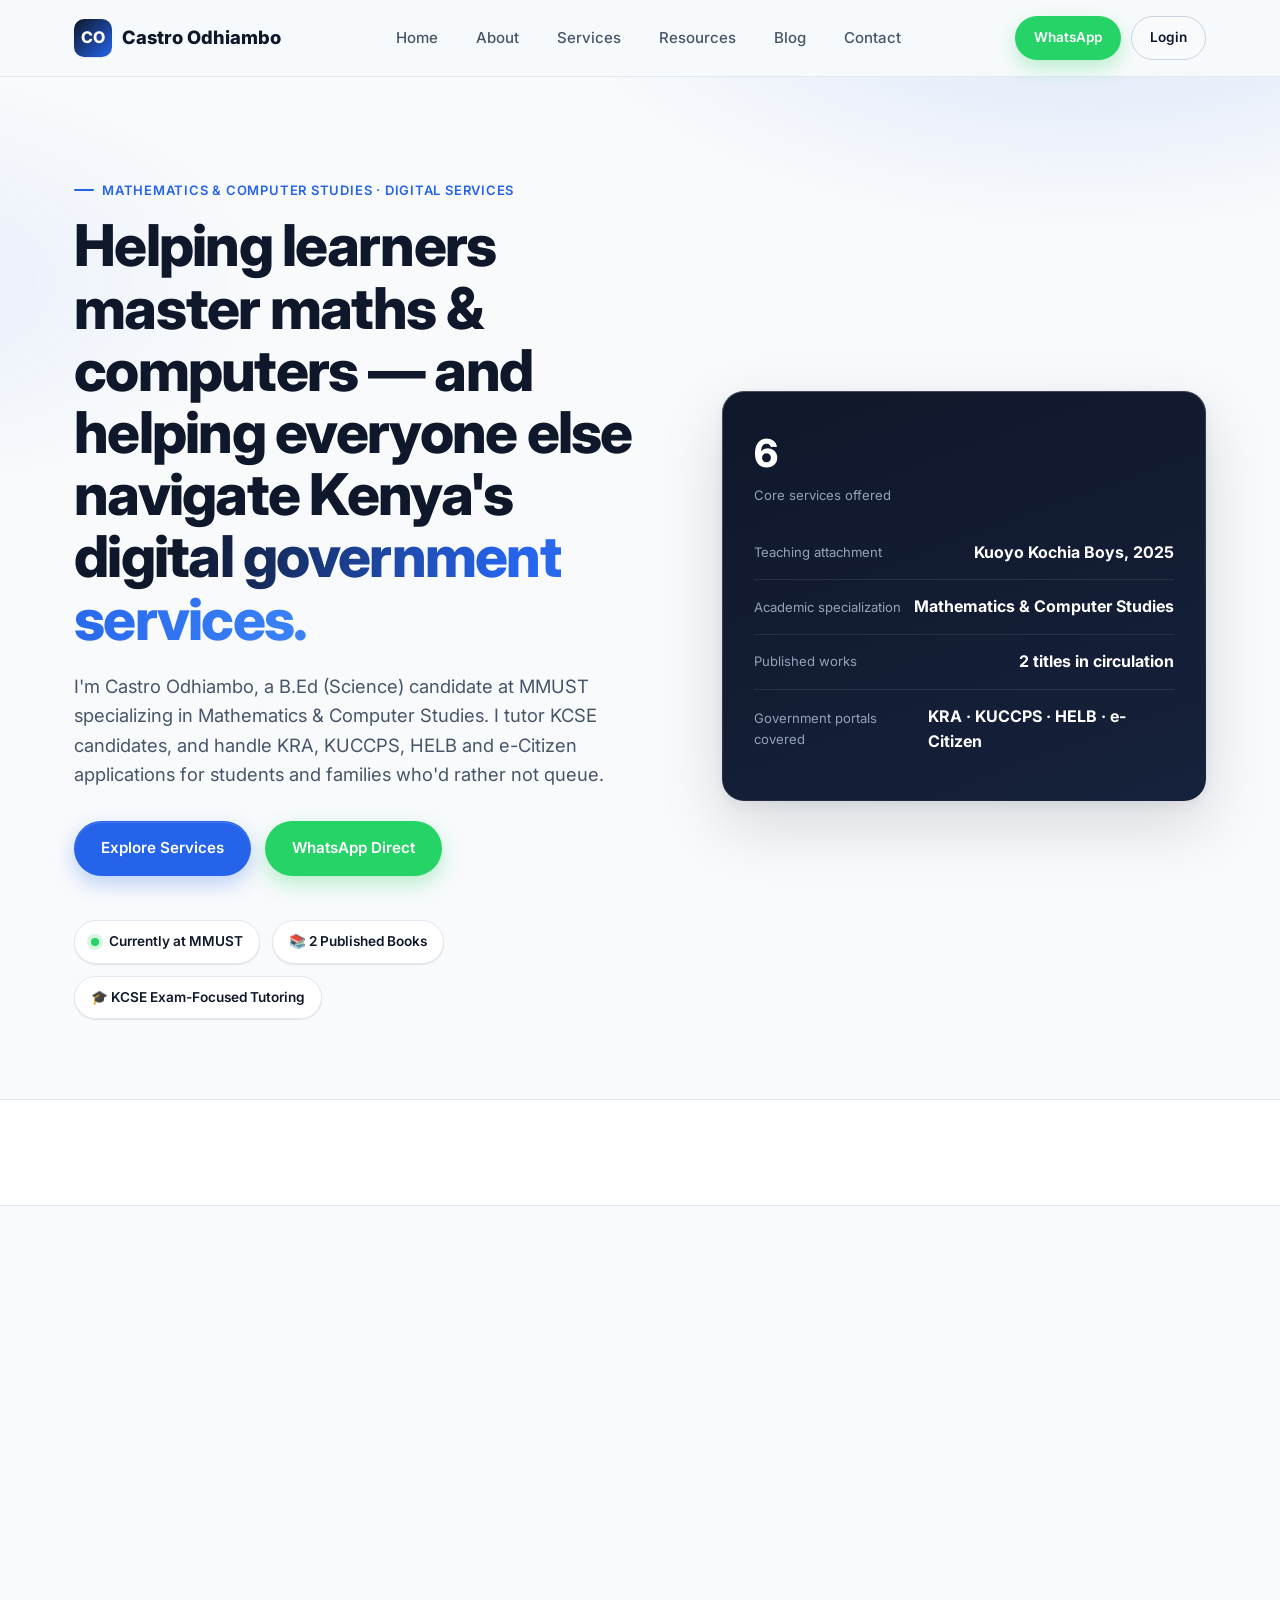
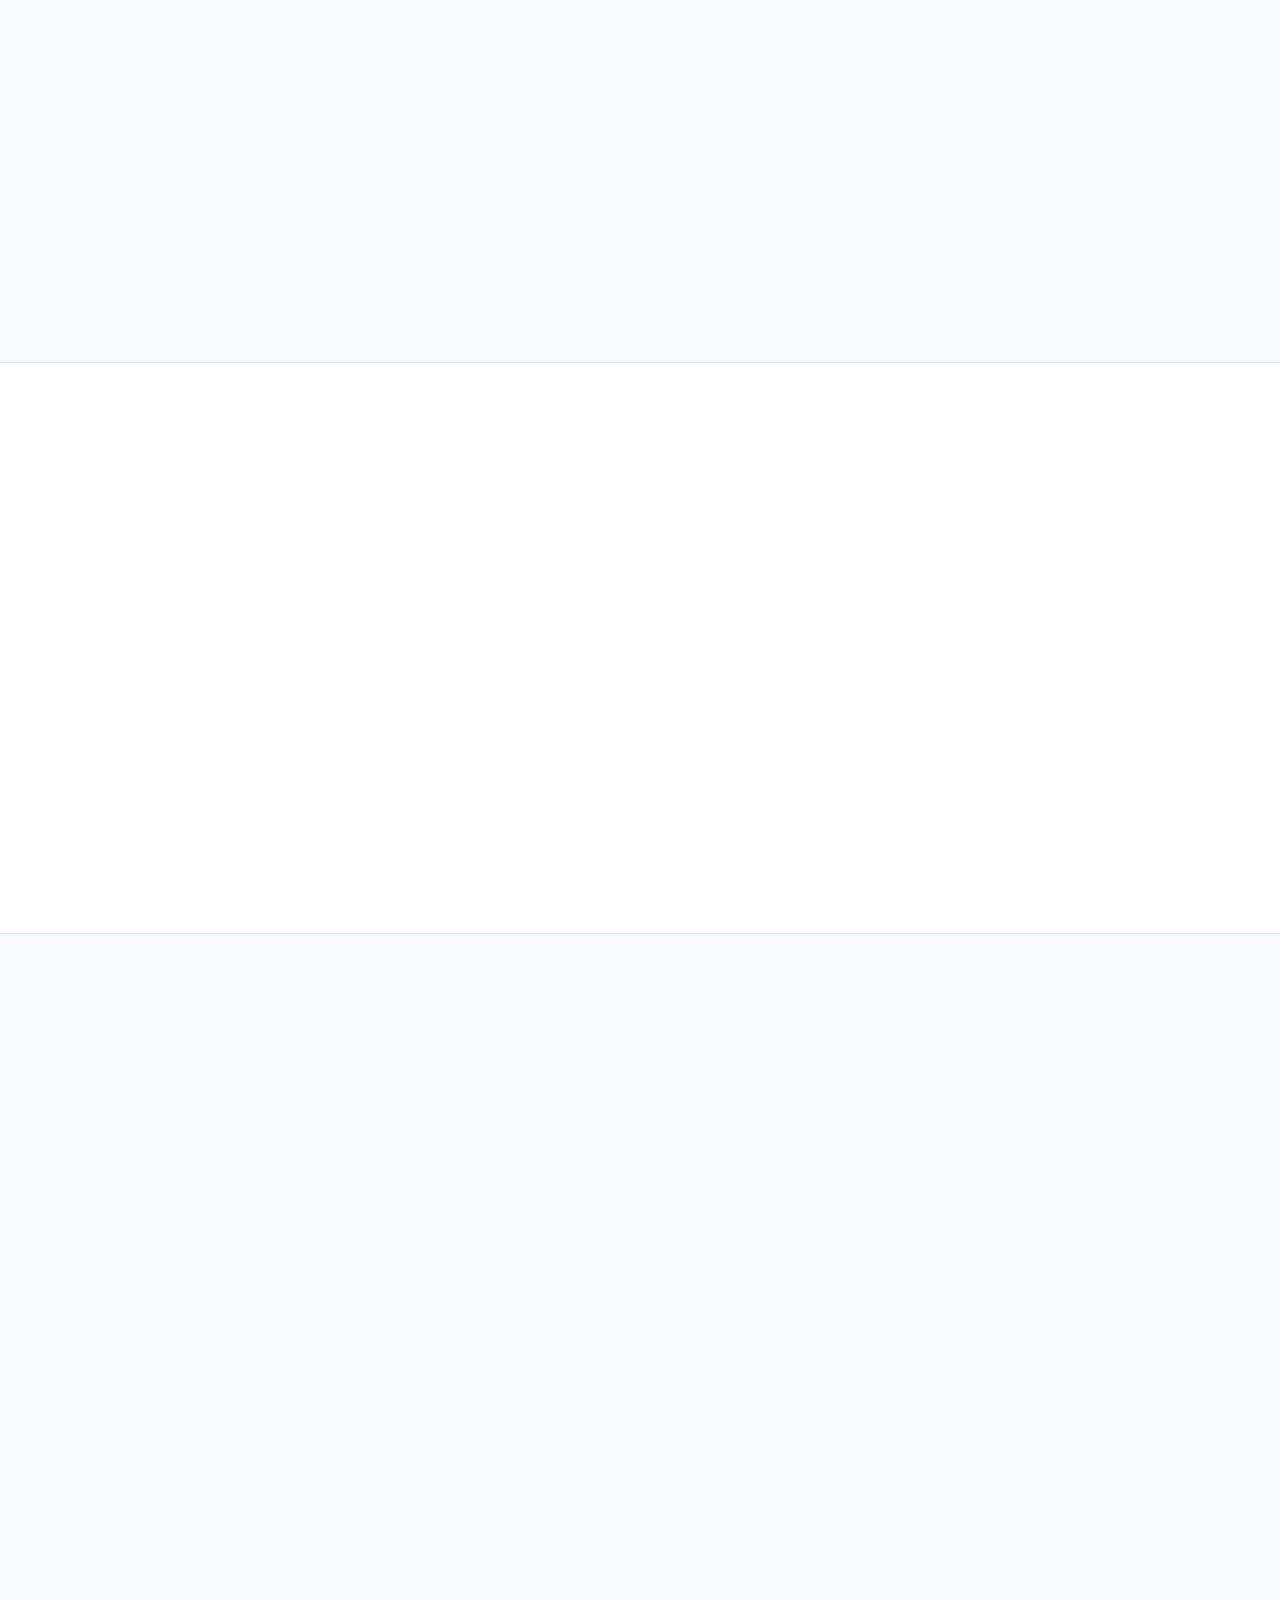
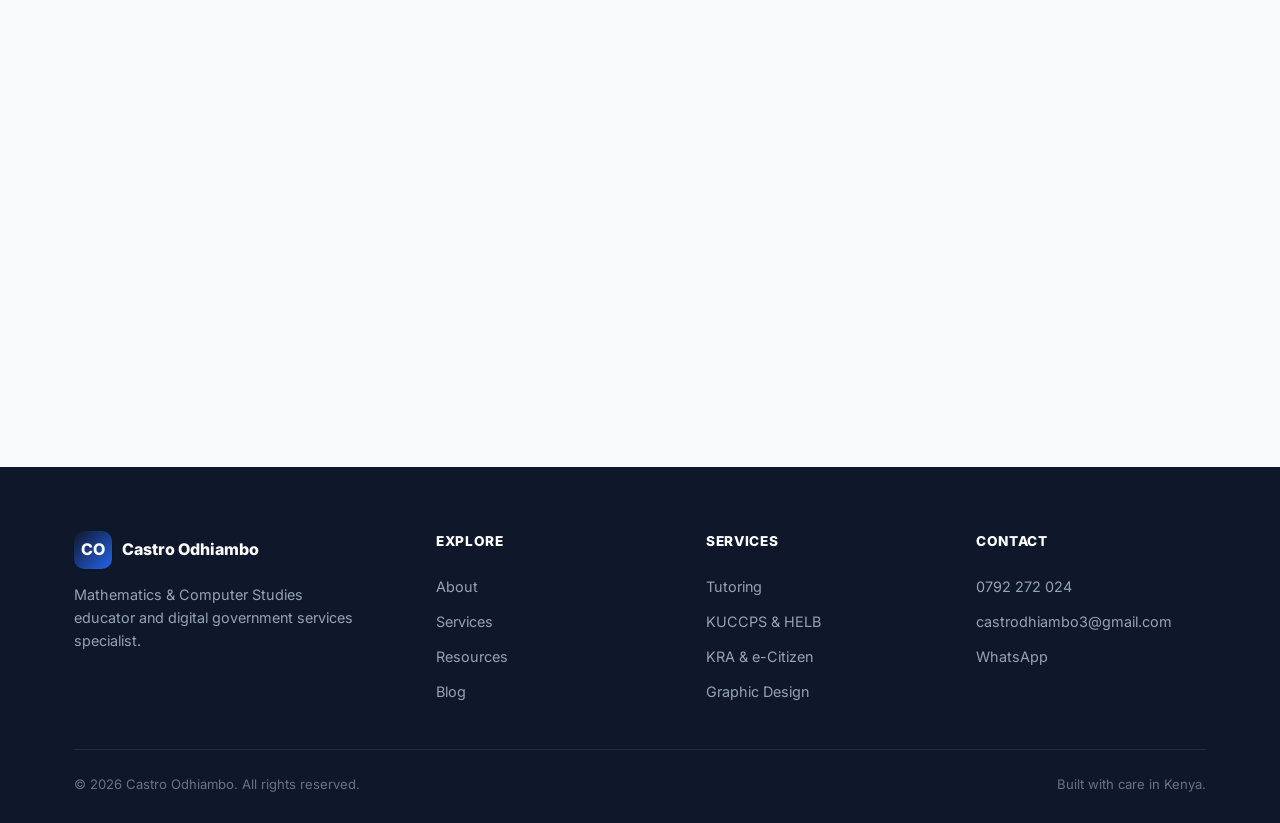
<file: index.html>
<!DOCTYPE html>
<html lang="en">
<head>
<meta charset="UTF-8">
<meta name="viewport" content="width=device-width, initial-scale=1.0">
<title>Castro Odhiambo — Mathematics, Computer Studies &amp; Digital Services</title>
<meta name="description" content="Castro Odhiambo — Mathematics &amp; Computer Studies educator and digital services specialist. KRA, KUCCPS, HELB, e-Citizen services, tutoring and design, based in Kenya.">
<link rel="icon" href="data:image/svg+xml,<svg xmlns=%22http://www.w3.org/2000/svg%22 viewBox=%220 0 100 100%22><rect width=%22100%22 height=%22100%22 rx=%2222%22 fill=%22%230F172A%22/><text x=%2250%22 y=%2266%22 font-size=%2250%22 font-family=%22Arial%22 font-weight=%22800%22 fill=%22white%22 text-anchor=%22middle%22>C</text></svg>">
<link rel="preconnect" href="https://fonts.googleapis.com">
<link rel="preconnect" href="https://fonts.gstatic.com" crossorigin>
<link href="https://fonts.googleapis.com/css2?family=Inter:wght@300;400;500;600;700;800&display=swap" rel="stylesheet">
<link rel="stylesheet" href="style.css">
<link rel="canonical" href="https://www.castroodhiambo.co.ke/">
<meta name="robots" content="index, follow">
<meta name="author" content="Castro Odhiambo">
<meta name="keywords" content="Castro Odhiambo, KCSE Mathematics tutor, Computer Studies tutor Kenya, KUCCPS application help, HELB loan application, KRA PIN registration, e-Citizen services Kenya, digital literacy Kenya, ICT practical guide">

<meta property="og:type" content="website">
<meta property="og:site_name" content="Castro Odhiambo">
<meta property="og:title" content="Castro Odhiambo — Mathematics, Computer Studies &amp; Digital Services">
<meta property="og:description" content="Castro Odhiambo — Mathematics &amp; Computer Studies educator and digital services specialist. KRA, KUCCPS, HELB, e-Citizen services, tutoring and design, based in Kenya.">
<meta property="og:url" content="https://www.castroodhiambo.co.ke/">
<meta property="og:image" content="https://www.castroodhiambo.co.ke/assets/og-image.jpg">
<meta property="og:image:width" content="1200">
<meta property="og:image:height" content="630">
<meta property="og:locale" content="en_KE">

<meta name="twitter:card" content="summary_large_image">
<meta name="twitter:title" content="Castro Odhiambo — Mathematics, Computer Studies &amp; Digital Services">
<meta name="twitter:description" content="Castro Odhiambo — Mathematics &amp; Computer Studies educator and digital services specialist. KRA, KUCCPS, HELB, e-Citizen services, tutoring and design, based in Kenya.">
<meta name="twitter:image" content="https://www.castroodhiambo.co.ke/assets/og-image.jpg">

<script type="application/ld+json">{"@context": "https://schema.org", "@type": "Person", "name": "Castro Odhiambo", "url": "https://www.castroodhiambo.co.ke/", "jobTitle": "Mathematics & Computer Studies Educator, Digital Services Specialist", "description": "Mathematics & Computer Studies educator and digital government services specialist based in Kenya, author of two published ICT/digital-literacy titles.", "email": "mailto:castrodhiambo3@gmail.com", "telephone": "+254792272024", "worksFor": {"@type": "EducationalOrganization", "name": "Masinde Muliro University of Science and Technology (MMUST)"}, "knowsAbout": ["Mathematics Education", "Computer Studies", "KCSE Exam Preparation", "KRA PIN Registration", "KUCCPS Placement", "HELB Loan Applications", "e-Citizen Services", "Digital Literacy"], "address": {"@type": "PostalAddress", "addressCountry": "KE"}}</script>
<script type="application/ld+json">{"@context": "https://schema.org", "@type": "WebSite", "name": "Castro Odhiambo", "url": "https://www.castroodhiambo.co.ke/"}</script>
</head>
<body>
<a href="#main" class="skip-link">Skip to content</a>

<header class="navbar">
  <div class="container">
    <a href="index.html" class="brand">
      <span class="brand__mark">CO</span>
      Castro Odhiambo
    </a>
    <nav class="nav-links" id="navLinks" aria-label="Primary">
      <a href="index.html" data-page="index.html">Home</a>
      <a href="about.html" data-page="about.html">About</a>
      <a href="services.html" data-page="services.html">Services</a>
      <a href="resources.html" data-page="resources.html">Resources</a>
      <a href="blog.html" data-page="blog.html">Blog</a>
      <a href="contact.html" data-page="contact.html">Contact</a>
    </nav>
    <div class="nav-cta">
      <a class="btn btn--whatsapp btn--sm" data-whatsapp-message="Hello Castro, I found your website and would like to talk." href="#">
        <span class="btn-label-full">WhatsApp</span>
      </a>
      <a href="auth.html" class="btn btn--ghost btn--sm" data-auth-guest><span class="btn-label-full">Login</span></a>
      <div class="nav-account hidden" data-auth-member>
        <a href="resources.html" class="btn btn--ghost btn--sm"><span class="btn-label-full">My Account</span></a>
        <a href="admin.html" class="btn btn--dark btn--sm hidden" data-admin-link><span class="btn-label-full">Admin</span></a>
        <button type="button" class="btn btn--primary btn--sm" data-logout><span class="btn-label-full">Logout</span></button>
      </div>
      <button class="nav-toggle" id="navToggle" aria-label="Toggle navigation menu" aria-expanded="false" aria-controls="navLinks">
        <span></span><span></span><span></span>
      </button>
    </div>
  </div>
</header>

<main id="main">

  <!-- HERO -->
  <section class="hero">
    <div class="container hero__grid">
      <div class="reveal is-visible">
        <span class="eyebrow">Mathematics &amp; Computer Studies · Digital Services</span>
        <h1>Helping learners master maths &amp; computers — and helping everyone else navigate Kenya's <span class="text-gradient">digital government services.</span></h1>
        <p class="hero__lede">I'm Castro Odhiambo, a B.Ed (Science) candidate at MMUST specializing in Mathematics &amp; Computer Studies. I tutor KCSE candidates, and handle KRA, KUCCPS, HELB and e-Citizen applications for students and families who'd rather not queue.</p>
        <div class="hero__actions">
          <a href="services.html" class="btn btn--primary">Explore Services</a>
          <a class="btn btn--whatsapp" data-whatsapp-message="Hello Castro, I'd like to chat directly on WhatsApp about your services." href="#">WhatsApp Direct</a>
        </div>
        <div class="hero__badges">
          <span class="badge"><span class="badge__dot"></span> Currently at MMUST</span>
          <span class="badge">📚 2 Published Books</span>
          <span class="badge">🎓 KCSE Exam-Focused Tutoring</span>
        </div>
      </div>

      <div class="hero__panel reveal is-visible">
        <div class="hero__panel-number">6</div>
        <div class="hero__panel-label" style="margin-bottom:20px;">Core services offered</div>
        <div class="hero__panel-row">
          <span class="hero__panel-label">Teaching attachment</span>
          <span class="hero__panel-value">Kuoyo Kochia Boys, 2025</span>
        </div>
        <div class="hero__panel-row">
          <span class="hero__panel-label">Academic specialization</span>
          <span class="hero__panel-value">Mathematics &amp; Computer Studies</span>
        </div>
        <div class="hero__panel-row">
          <span class="hero__panel-label">Published works</span>
          <span class="hero__panel-value">2 titles in circulation</span>
        </div>
        <div class="hero__panel-row">
          <span class="hero__panel-label">Government portals covered</span>
          <span class="hero__panel-value">KRA · KUCCPS · HELB · e-Citizen</span>
        </div>
      </div>
    </div>
  </section>

  <!-- CREDENTIALS BAND -->
  <section class="creds">
    <div class="container creds__row">
      <div class="creds__item reveal">
        <div class="creds__icon">M</div>
        <div class="creds__text"><strong>MMUST</strong><span>B.Ed (Science) Candidate</span></div>
      </div>
      <div class="creds__item reveal">
        <div class="creds__icon">K</div>
        <div class="creds__text"><strong>Kuoyo Kochia Boys HS</strong><span>Teaching Attachment, 2025</span></div>
      </div>
      <div class="creds__item reveal">
        <div class="creds__icon">S</div>
        <div class="creds__text"><strong>Samanga</strong><span>Holiday Tuition Educator, 2023–24</span></div>
      </div>
      <div class="creds__item reveal">
        <div class="creds__icon">P</div>
        <div class="creds__text"><strong>Publications</strong><span>2 titles authored</span></div>
      </div>
    </div>
  </section>

  <!-- CORE PILLARS -->
  <section class="section">
    <div class="container">
      <div class="section-head reveal">
        <span class="eyebrow">What I do</span>
        <h2>Three ways I can help you this term</h2>
        <p>From the classroom to the cyber café queue — practical support for students, job seekers and families.</p>
      </div>
      <div class="grid grid-3">
        <article class="card reveal">
          <div class="card__icon" aria-hidden="true">📐</div>
          <h3>Mathematics &amp; Computer Studies Tutoring</h3>
          <p>Secondary-level and KCSE preparation, built around past papers, topical drills and exam technique — not just content coverage.</p>
          <a class="card__link" href="services.html">See tutoring plans →</a>
        </article>
        <article class="card reveal">
          <div class="card__icon" aria-hidden="true">🏛️</div>
          <h3>E-Government &amp; Cyber Services</h3>
          <p>KRA PIN registration, KUCCPS placement, HELB applications and e-Citizen services — done right the first time.</p>
          <a class="card__link" href="services.html">See e-services →</a>
        </article>
        <article class="card reveal">
          <div class="card__icon" aria-hidden="true">🎨</div>
          <h3>Poster &amp; Graphic Design</h3>
          <p>Clean, print-ready posters and digital graphics for events, businesses and school functions.</p>
          <a class="card__link" href="services.html">See design work →</a>
        </article>
      </div>
    </div>
  </section>

  <!-- PUBLICATIONS -->
  <section class="section section--tight" style="background:var(--c-surface); border-top:1px solid var(--c-border); border-bottom:1px solid var(--c-border);">
    <div class="container">
      <div class="section-head reveal">
        <span class="eyebrow">Published works</span>
        <h2>Books written to make digital skills click</h2>
      </div>
      <div class="grid grid-2">
        <div class="pub-card reveal">
          <div class="pub-card__cover">INTRODUCTION TO<br>DIGITAL<br>COMPETENCY</div>
          <div>
            <div class="pub-card__meta">Book · Digital Literacy</div>
            <h3>Introduction to Digital Competency</h3>
            <p>A foundational guide to core digital skills for learners and first-time computer users.</p>
            <a href="about.html#publications" class="card__link">Read more →</a>
          </div>
        </div>
        <div class="pub-card reveal">
          <div class="pub-card__cover">COMPUTER STUDIES<br>&amp; ICT<br>PRACTICAL GUIDE</div>
          <div>
            <div class="pub-card__meta">Book · Computer Studies</div>
            <h3>Computer Studies and ICT Practical Guide</h3>
            <p>A hands-on companion for the KCSE Computer Studies practical paper, built from real classroom experience.</p>
            <a href="about.html#publications" class="card__link">Read more →</a>
          </div>
        </div>
      </div>
    </div>
  </section>

  <!-- IMPACT / TESTIMONIAL -->
  <section class="section">
    <div class="container">
      <div class="impact reveal">
        <blockquote>“Good teaching and good service both come down to the same thing: showing up prepared, explaining clearly, and following through until the problem is actually solved — whether that's a maths paper or a KUCCPS revision.”</blockquote>
        <cite>— Castro Odhiambo</cite>
      </div>
    </div>
  </section>

  <!-- LEAD FORM -->
  <section class="section section--tight" id="lead-form">
    <div class="container">
      <div class="grid grid-2" style="align-items:center; gap:56px;">
        <div class="reveal">
          <span class="eyebrow">Get in touch</span>
          <h2 style="font-size:clamp(1.6rem,3vw,2.2rem);">Tell me what you need — tutoring, an application, or a design job</h2>
          <p style="margin-top:14px;">Fill in the short form and I'll respond directly, or reach me instantly on WhatsApp for urgent requests.</p>
          <div class="hero__actions" style="margin-top:26px;">
            <a class="btn btn--whatsapp" data-whatsapp-message="Hello Castro, I'd like to get in touch about your services." href="#">Message on WhatsApp</a>
          </div>
        </div>
        <div class="form-panel reveal">
          <form data-contact-form aria-label="Lead contact form">
            <div class="form-row form-row--2">
              <div class="field">
                <label for="lead-name">Full name</label>
                <input id="lead-name" name="name" type="text" required autocomplete="name" placeholder="e.g. Jane Achieng">
              </div>
              <div class="field">
                <label for="lead-contact">Email or phone</label>
                <input id="lead-contact" name="email_or_phone" type="text" required placeholder="e.g. 0712 345 678">
              </div>
            </div>
            <div class="form-row">
              <div class="field">
                <label for="lead-service">Service you're interested in</label>
                <select id="lead-service" name="service_type">
                  <option>Mathematics &amp; Computer Studies Tutoring</option>
                  <option>KRA PIN Registration &amp; Tax Services</option>
                  <option>KUCCPS Placement Applications</option>
                  <option>HELB Loan Applications</option>
                  <option>Online Application &amp; e-Citizen Services</option>
                  <option>Poster &amp; Graphic Design</option>
                  <option>General Inquiry</option>
                </select>
              </div>
            </div>
            <div class="form-row">
              <div class="field">
                <label for="lead-message">Your message</label>
                <textarea id="lead-message" name="message" required placeholder="Tell me a bit about what you need..."></textarea>
              </div>
            </div>
            <button type="submit" class="btn btn--primary btn--block">Send message</button>
            <div class="form-status" role="status" aria-live="polite"></div>
          </form>
        </div>
      </div>
    </div>
  </section>

</main>

<footer class="site-footer">
  <div class="container">
    <div class="footer__grid">
      <div>
        <div class="footer__brand"><span class="brand__mark">CO</span> Castro Odhiambo</div>
        <p style="color:#94A3B8; font-size:0.9rem; max-width:32ch;">Mathematics &amp; Computer Studies educator and digital government services specialist.</p>
      </div>
      <div class="footer__col">
        <h4>Explore</h4>
        <a href="about.html">About</a>
        <a href="services.html">Services</a>
        <a href="resources.html">Resources</a>
        <a href="blog.html">Blog</a>
      </div>
      <div class="footer__col">
        <h4>Services</h4>
        <a href="services.html">Tutoring</a>
        <a href="services.html">KUCCPS &amp; HELB</a>
        <a href="services.html">KRA &amp; e-Citizen</a>
        <a href="services.html">Graphic Design</a>
      </div>
      <div class="footer__col">
        <h4>Contact</h4>
        <a href="tel:0792272024">0792 272 024</a>
        <a href="mailto:castrodhiambo3@gmail.com">castrodhiambo3@gmail.com</a>
        <a data-whatsapp-message="Hello Castro, I found your website." href="#">WhatsApp</a>
      </div>
    </div>
    <div class="footer__bottom">
      <span>© <span data-current-year>2026</span> Castro Odhiambo. All rights reserved.</span>
      <span>Built with care in Kenya.</span>
    </div>
  </div>
</footer>

<script type="module" src="main.js"></script>
</body>
</html>
</file>
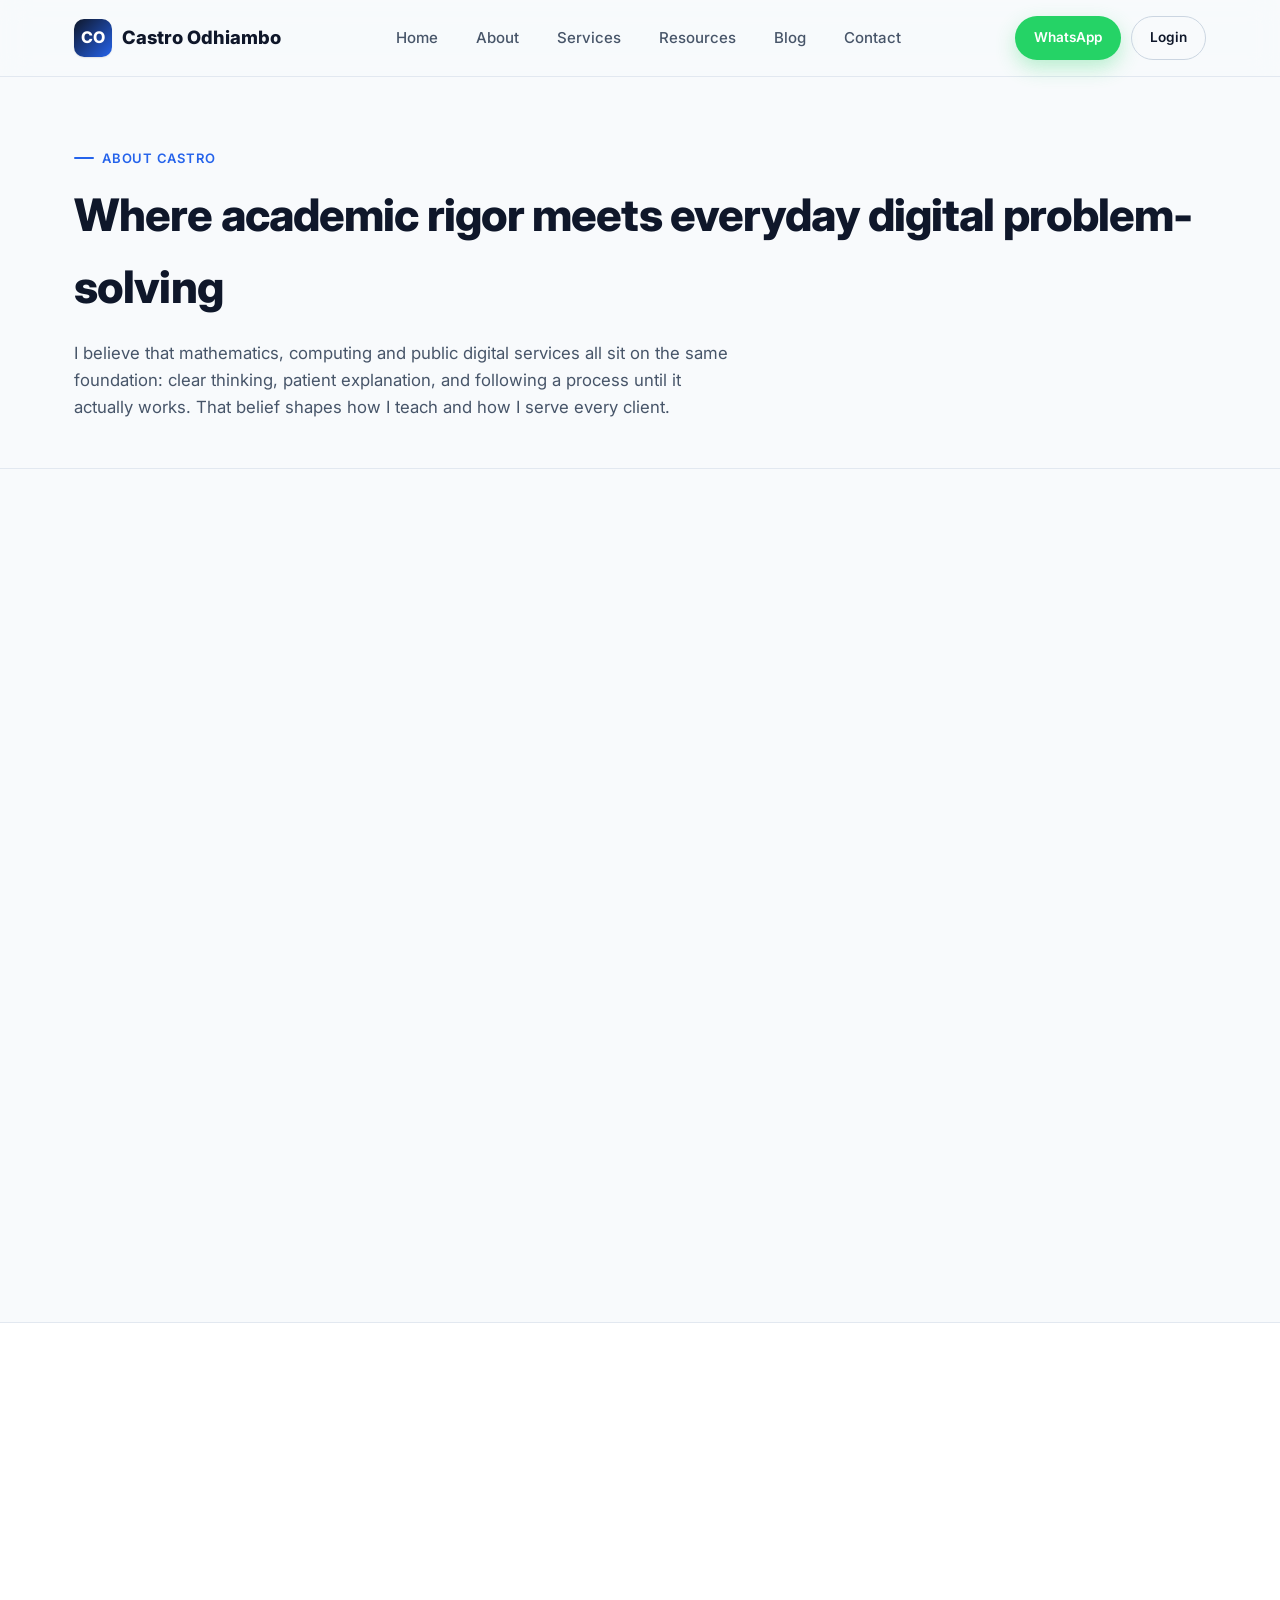
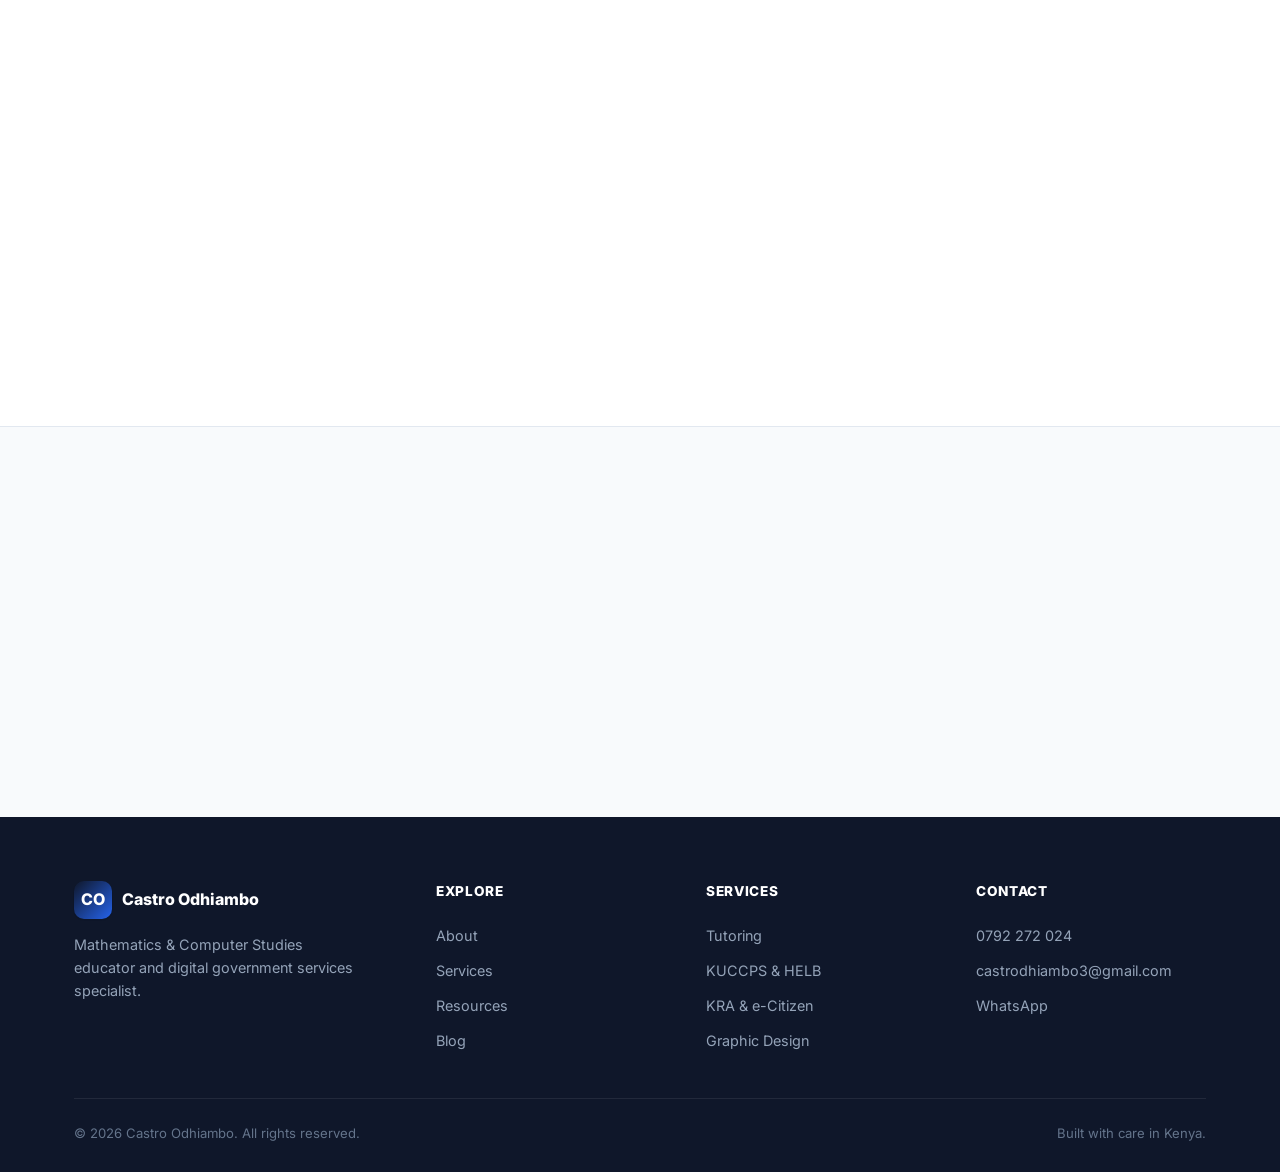
<file: about.html>
<!DOCTYPE html>
<html lang="en">
<head>
<meta charset="UTF-8">
<meta name="viewport" content="width=device-width, initial-scale=1.0">
<title>About — Castro Odhiambo</title>
<meta name="description" content="Learn about Castro Odhiambo's academic journey at MMUST, teaching experience, and published works in digital competency and computer studies.">
<link rel="icon" href="data:image/svg+xml,<svg xmlns=%22http://www.w3.org/2000/svg%22 viewBox=%220 0 100 100%22><rect width=%22100%22 height=%22100%22 rx=%2222%22 fill=%22%230F172A%22/><text x=%2250%22 y=%2266%22 font-size=%2250%22 font-family=%22Arial%22 font-weight=%22800%22 fill=%22white%22 text-anchor=%22middle%22>C</text></svg>">
<link rel="preconnect" href="https://fonts.googleapis.com">
<link rel="preconnect" href="https://fonts.gstatic.com" crossorigin>
<link href="https://fonts.googleapis.com/css2?family=Inter:wght@300;400;500;600;700;800&display=swap" rel="stylesheet">
<link rel="stylesheet" href="style.css">
<link rel="canonical" href="https://www.castroodhiambo.co.ke/about.html">
<meta name="robots" content="index, follow">
<meta name="author" content="Castro Odhiambo">
<meta name="keywords" content="Castro Odhiambo, KCSE Mathematics tutor, Computer Studies tutor Kenya, KUCCPS application help, HELB loan application, KRA PIN registration, e-Citizen services Kenya, digital literacy Kenya, ICT practical guide">

<meta property="og:type" content="profile">
<meta property="og:site_name" content="Castro Odhiambo">
<meta property="og:title" content="About — Castro Odhiambo">
<meta property="og:description" content="Learn about Castro Odhiambo's academic journey at MMUST, teaching experience, and published works in digital competency and computer studies.">
<meta property="og:url" content="https://www.castroodhiambo.co.ke/about.html">
<meta property="og:image" content="https://www.castroodhiambo.co.ke/assets/og-image.jpg">
<meta property="og:image:width" content="1200">
<meta property="og:image:height" content="630">
<meta property="og:locale" content="en_KE">

<meta name="twitter:card" content="summary_large_image">
<meta name="twitter:title" content="About — Castro Odhiambo">
<meta name="twitter:description" content="Learn about Castro Odhiambo's academic journey at MMUST, teaching experience, and published works in digital competency and computer studies.">
<meta name="twitter:image" content="https://www.castroodhiambo.co.ke/assets/og-image.jpg">

<script type="application/ld+json">{"@context": "https://schema.org", "@type": "Person", "name": "Castro Odhiambo", "url": "https://www.castroodhiambo.co.ke/", "jobTitle": "Mathematics & Computer Studies Educator, Digital Services Specialist", "description": "Mathematics & Computer Studies educator and digital government services specialist based in Kenya, author of two published ICT/digital-literacy titles.", "email": "mailto:castrodhiambo3@gmail.com", "telephone": "+254792272024", "worksFor": {"@type": "EducationalOrganization", "name": "Masinde Muliro University of Science and Technology (MMUST)"}, "knowsAbout": ["Mathematics Education", "Computer Studies", "KCSE Exam Preparation", "KRA PIN Registration", "KUCCPS Placement", "HELB Loan Applications", "e-Citizen Services", "Digital Literacy"], "address": {"@type": "PostalAddress", "addressCountry": "KE"}, "mainEntityOfPage": "https://www.castroodhiambo.co.ke/about.html", "alumniOf": [{"@type": "EducationalOrganization", "name": "Samanga Lutheran Mixed Secondary School"}, {"@type": "CollegeOrUniversity", "name": "Masinde Muliro University of Science and Technology (MMUST)"}]}</script>
</head>
<body>
<a href="#main" class="skip-link">Skip to content</a>

<header class="navbar">
  <div class="container">
    <a href="index.html" class="brand"><span class="brand__mark">CO</span> Castro Odhiambo</a>
    <nav class="nav-links" id="navLinks" aria-label="Primary">
      <a href="index.html" data-page="index.html">Home</a>
      <a href="about.html" data-page="about.html">About</a>
      <a href="services.html" data-page="services.html">Services</a>
      <a href="resources.html" data-page="resources.html">Resources</a>
      <a href="blog.html" data-page="blog.html">Blog</a>
      <a href="contact.html" data-page="contact.html">Contact</a>
    </nav>
    <div class="nav-cta">
      <a class="btn btn--whatsapp btn--sm" data-whatsapp-message="Hello Castro, I found your website and would like to talk." href="#"><span class="btn-label-full">WhatsApp</span></a>
      <a href="auth.html" class="btn btn--ghost btn--sm" data-auth-guest><span class="btn-label-full">Login</span></a>
      <div class="nav-account hidden" data-auth-member>
        <a href="resources.html" class="btn btn--ghost btn--sm"><span class="btn-label-full">My Account</span></a>
        <a href="admin.html" class="btn btn--dark btn--sm hidden" data-admin-link><span class="btn-label-full">Admin</span></a>
        <button type="button" class="btn btn--primary btn--sm" data-logout><span class="btn-label-full">Logout</span></button>
      </div>
      <button class="nav-toggle" id="navToggle" aria-label="Toggle navigation menu" aria-expanded="false" aria-controls="navLinks">
        <span></span><span></span><span></span>
      </button>
    </div>
  </div>
</header>

<main id="main">

  <section class="page-hero">
    <div class="container">
      <span class="eyebrow">About Castro</span>
      <h1>Where academic rigor meets everyday digital problem-solving</h1>
      <p>I believe that mathematics, computing and public digital services all sit on the same foundation: clear thinking, patient explanation, and following a process until it actually works. That belief shapes how I teach and how I serve every client.</p>
    </div>
  </section>

  <section class="section">
    <div class="container">
      <div class="grid grid-2" style="gap:56px; align-items:flex-start;">
        <div class="reveal">
          <span class="eyebrow">Biography</span>
          <h2 style="font-size:1.6rem; margin-bottom:16px;">From a classroom in Samanga to a university lecture hall at MMUST</h2>
          <p style="margin-bottom:16px;">My path into education started early, at Samanga Lutheran Mixed Secondary School, where I completed my secondary studies in 2021. Mathematics and computing were always the subjects I gravitated toward — not because they came easily, but because they rewarded patient, structured thinking.</p>
          <p style="margin-bottom:16px;">That pull led me to Masinde Muliro University of Science and Technology (MMUST), where I am currently a B.Ed (Science) candidate specializing in Mathematics &amp; Computer Studies. University coursework sharpened the theory, but it was the return to real classrooms — first through long-holiday tuition at Samanga, then through a full teaching attachment at Kuoyo Kochia Boys High School in 2025 — that taught me how those subjects actually land with a teenager sitting an exam in a few months.</p>
          <p>Alongside teaching, I've extended the same explain-it-clearly instinct into digital services: helping students and families navigate KRA, KUCCPS, HELB and e-Citizen portals that are often more confusing than the exams themselves. Two published titles, "Introduction to Digital Competency" and "Computer Studies and ICT Practical Guide," grew directly out of that classroom-to-cyber-café experience.</p>
        </div>

        <div class="reveal">
          <span class="eyebrow">Journey timeline</span>
          <div class="timeline" style="margin-top:24px;">
            <div class="timeline__item">
              <div class="timeline__dot">21</div>
              <div class="timeline__year">2021</div>
              <h3>Samanga Lutheran Mixed Secondary School</h3>
              <p>Completed secondary education, building a strong foundation in Mathematics and the sciences.</p>
            </div>
            <div class="timeline__item">
              <div class="timeline__dot">22+</div>
              <div class="timeline__year">2022 — Present</div>
              <h3>Masinde Muliro University of Science and Technology (MMUST)</h3>
              <p>B.Ed (Science) candidate specializing in Mathematics &amp; Computer Studies, combining pedagogy with technical depth.</p>
            </div>
            <div class="timeline__item">
              <div class="timeline__dot">23</div>
              <div class="timeline__year">2023 — 2024</div>
              <h3>Long Holiday Tuition Educator, Samanga</h3>
              <p>Ran holiday tuition programs in Mathematics and Computer Studies for secondary learners preparing for national exams.</p>
            </div>
            <div class="timeline__item">
              <div class="timeline__dot">25</div>
              <div class="timeline__year">2025</div>
              <h3>Teaching Attachment, Kuoyo Kochia Boys High School</h3>
              <p>Full teaching attachment covering Mathematics &amp; Computer Studies, translating university training into classroom practice.</p>
            </div>
          </div>
        </div>
      </div>
    </div>
  </section>

  <section class="section section--tight" id="publications" style="background:var(--c-surface); border-top:1px solid var(--c-border); border-bottom:1px solid var(--c-border);">
    <div class="container">
      <div class="section-head reveal">
        <span class="eyebrow">Published works</span>
        <h2>Two books, written from the classroom outward</h2>
        <p>Both titles were shaped directly by questions learners actually ask — not abstract curriculum theory.</p>
      </div>
      <div class="grid grid-2">
        <div class="pub-card reveal">
          <div class="pub-card__cover">INTRODUCTION TO<br>DIGITAL<br>COMPETENCY</div>
          <div>
            <div class="pub-card__meta">Book · Digital Literacy</div>
            <h3>Introduction to Digital Competency</h3>
            <p>Written for learners encountering computers formally for the first time, this guide breaks digital literacy into approachable, sequential skills — from basic device operation to safe, confident use of everyday digital tools.</p>
            <div class="hero__actions" style="margin-top:18px;">
              <a class="btn btn--primary btn--sm" data-whatsapp-message="Hello Castro, I'm interested in a copy of 'Introduction to Digital Competency'." href="#">Inquire about a copy</a>
            </div>
          </div>
        </div>
        <div class="pub-card reveal">
          <div class="pub-card__cover">COMPUTER STUDIES<br>&amp; ICT<br>PRACTICAL GUIDE</div>
          <div>
            <div class="pub-card__meta">Book · Computer Studies</div>
            <h3>Computer Studies and ICT Practical Guide</h3>
            <p>A practical companion built around the KCSE Computer Studies practical paper — step-by-step walkthroughs, common pitfalls, and exam-style exercises drawn from real classroom sessions.</p>
            <div class="hero__actions" style="margin-top:18px;">
              <a class="btn btn--primary btn--sm" data-whatsapp-message="Hello Castro, I'm interested in a copy of 'Computer Studies and ICT Practical Guide'." href="#">Inquire about a copy</a>
            </div>
          </div>
        </div>
      </div>
    </div>
  </section>

  <section class="section">
    <div class="container text-center reveal">
      <h2 style="font-size:1.7rem; margin-bottom:16px;">Want to work with me directly?</h2>
      <p style="max-width:520px; margin:0 auto 26px;">Whether it's exam preparation or a government application, I respond personally to every inquiry.</p>
      <div class="hero__actions" style="justify-content:center;">
        <a href="contact.html" class="btn btn--primary">Get in touch</a>
        <a class="btn btn--whatsapp" data-whatsapp-message="Hello Castro, I'd like to work with you directly." href="#">WhatsApp Castro</a>
      </div>
    </div>
  </section>

</main>

<footer class="site-footer">
  <div class="container">
    <div class="footer__grid">
      <div>
        <div class="footer__brand"><span class="brand__mark">CO</span> Castro Odhiambo</div>
        <p style="color:#94A3B8; font-size:0.9rem; max-width:32ch;">Mathematics &amp; Computer Studies educator and digital government services specialist.</p>
      </div>
      <div class="footer__col">
        <h4>Explore</h4>
        <a href="about.html">About</a>
        <a href="services.html">Services</a>
        <a href="resources.html">Resources</a>
        <a href="blog.html">Blog</a>
      </div>
      <div class="footer__col">
        <h4>Services</h4>
        <a href="services.html">Tutoring</a>
        <a href="services.html">KUCCPS &amp; HELB</a>
        <a href="services.html">KRA &amp; e-Citizen</a>
        <a href="services.html">Graphic Design</a>
      </div>
      <div class="footer__col">
        <h4>Contact</h4>
        <a href="tel:0792272024">0792 272 024</a>
        <a href="mailto:castrodhiambo3@gmail.com">castrodhiambo3@gmail.com</a>
        <a data-whatsapp-message="Hello Castro, I found your website." href="#">WhatsApp</a>
      </div>
    </div>
    <div class="footer__bottom">
      <span>© <span data-current-year>2026</span> Castro Odhiambo. All rights reserved.</span>
      <span>Built with care in Kenya.</span>
    </div>
  </div>
</footer>

<script type="module" src="main.js"></script>
</body>
</html>
</file>
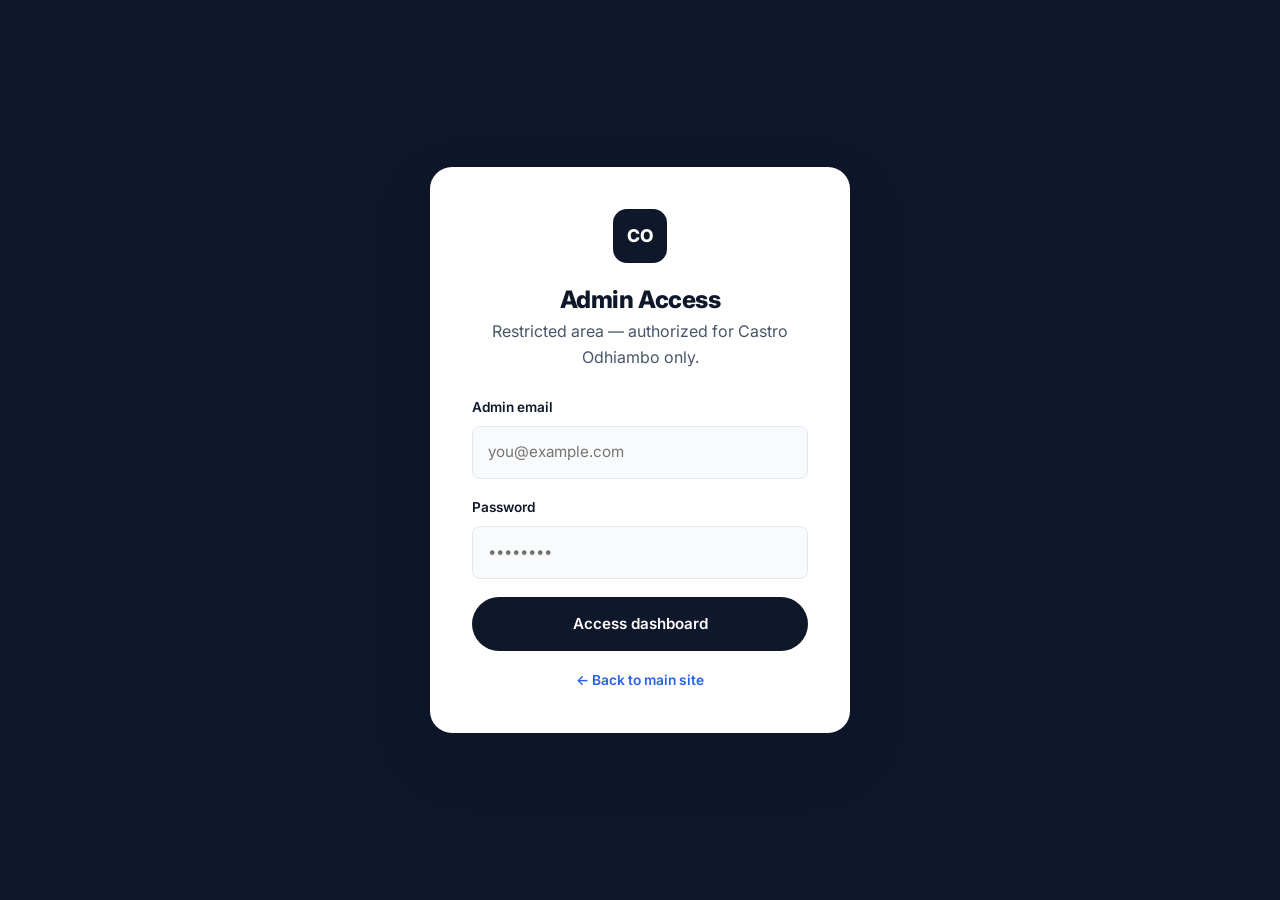
<file: admin-login.html>
<!DOCTYPE html>
<html lang="en">
<head>
<meta charset="UTF-8">
<meta name="viewport" content="width=device-width, initial-scale=1.0">
<title>Admin Login — Castro Odhiambo</title>
<meta name="robots" content="noindex, nofollow">
<link rel="icon" href="data:image/svg+xml,<svg xmlns=%22http://www.w3.org/2000/svg%22 viewBox=%220 0 100 100%22><rect width=%22100%22 height=%22100%22 rx=%2222%22 fill=%22%230F172A%22/><text x=%2250%22 y=%2266%22 font-size=%2250%22 font-family=%22Arial%22 font-weight=%22800%22 fill=%22white%22 text-anchor=%22middle%22>C</text></svg>">
<link rel="preconnect" href="https://fonts.googleapis.com">
<link rel="preconnect" href="https://fonts.gstatic.com" crossorigin>
<link href="https://fonts.googleapis.com/css2?family=Inter:wght@300;400;500;600;700;800&display=swap" rel="stylesheet">
<link rel="stylesheet" href="style.css">
</head>
<body>

<div class="admin-login-wrap">
  <div class="admin-login-card reveal is-visible">
    <div class="admin-login-badge">CO</div>
    <h1 class="text-center" style="font-size:1.5rem;">Admin Access</h1>
    <p class="text-center" style="margin-bottom:26px;">Restricted area — authorized for Castro Odhiambo only.</p>

    <div class="form-error-banner" id="authFormError"></div>

    <form id="adminLoginForm">
      <div class="form-row">
        <div class="field">
          <label for="adminEmail">Admin email</label>
          <input type="email" id="adminEmail" required autocomplete="email" placeholder="you@example.com">
        </div>
      </div>
      <div class="form-row">
        <div class="field">
          <label for="adminPassword">Password</label>
          <input type="password" id="adminPassword" required autocomplete="current-password" placeholder="••••••••">
        </div>
      </div>
      <button type="submit" class="btn btn--dark btn--block">Access dashboard</button>
    </form>
    <p class="text-center" style="margin-top:18px; font-size:0.86rem; color:var(--c-text-faint);"><a href="index.html" style="color:var(--c-blue); font-weight:600;">← Back to main site</a></p>
  </div>
</div>

<script type="module" src="main.js"></script>
</body>
</html>
</file>
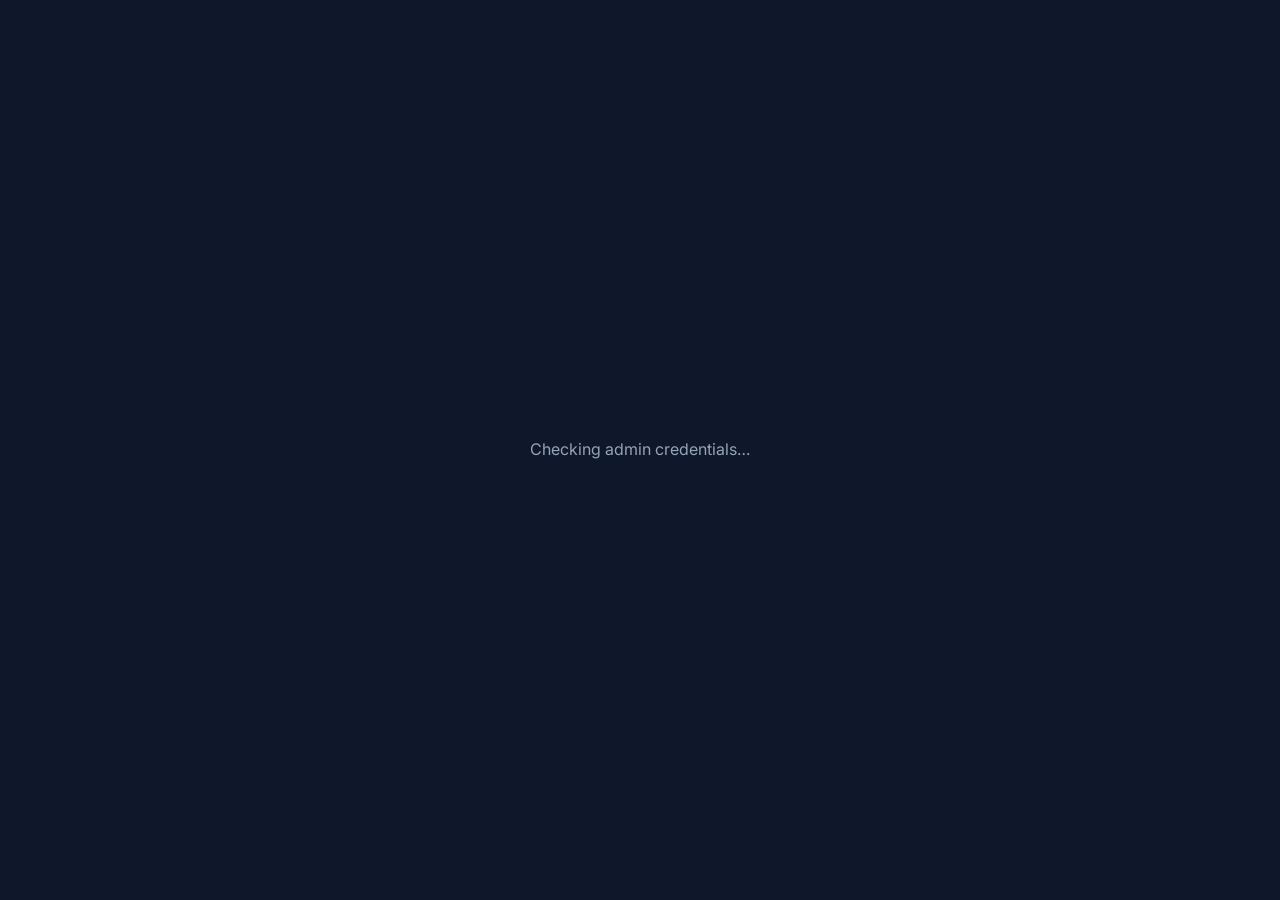
<file: admin.html>
<!DOCTYPE html>
<html lang="en">
<head>
<meta charset="UTF-8">
<meta name="viewport" content="width=device-width, initial-scale=1.0">
<title>Admin Dashboard — Castro Odhiambo</title>
<meta name="robots" content="noindex, nofollow">
<link rel="icon" href="data:image/svg+xml,<svg xmlns=%22http://www.w3.org/2000/svg%22 viewBox=%220 0 100 100%22><rect width=%22100%22 height=%22100%22 rx=%2222%22 fill=%22%230F172A%22/><text x=%2250%22 y=%2266%22 font-size=%2250%22 font-family=%22Arial%22 font-weight=%22800%22 fill=%22white%22 text-anchor=%22middle%22>C</text></svg>">
<link rel="preconnect" href="https://fonts.googleapis.com">
<link rel="preconnect" href="https://fonts.gstatic.com" crossorigin>
<link href="https://fonts.googleapis.com/css2?family=Inter:wght@300;400;500;600;700;800&display=swap" rel="stylesheet">
<link rel="stylesheet" href="style.css">
</head>
<body>

<div id="authGate" class="admin-login-wrap">
  <p style="color:#94A3B8;">Checking admin credentials…</p>
</div>

<div class="admin-shell hidden" id="adminShell">
  <aside class="admin-sidebar">
    <div class="admin-sidebar__brand"><span class="brand__mark">CO</span> Castro Admin</div>
    <ul class="admin-nav">
      <li><button type="button" data-panel="overview" class="is-active">📊 Overview</button></li>
      <li><button type="button" data-panel="leads">✉️ Leads &amp; Inquiries</button></li>
      <li><button type="button" data-panel="resources">🗂️ Resource &amp; Exam Bank</button></li>
      <li><button type="button" data-panel="blog">📝 Blog &amp; Publishing</button></li>
      <li><button type="button" data-panel="comments">💬 Comments</button></li>
    </ul>
    <div class="admin-sidebar__foot">
      <a href="index.html">← View live site</a>
      <button type="button" class="admin-logout-btn" data-logout data-logout-redirect="admin-login.html">⎋ Sign out</button>
    </div>
  </aside>

  <main class="admin-main">
    <!-- OVERVIEW -->
    <section class="admin-panel is-active" id="panel-overview">
      <div class="admin-topbar">
        <div><h2>Overview</h2><p style="margin:0;">Live snapshot of the platform.</p></div>
        <span class="service-card__tag" style="background:#DCFCE7; color:#15803D;">● Live</span>
      </div>
      <div class="grid grid-4" style="margin-bottom:20px;">
        <div class="card stat-card"><span class="service-card__tag">Leads</span><h3 id="countLeads">–</h3><span class="stat-label">Total inquiries</span></div>
        <div class="card stat-card"><span class="service-card__tag" style="background:#DCFCE7; color:#15803D;">Members</span><h3 id="countMembers">–</h3><span class="stat-label">Registered users</span></div>
        <div class="card stat-card"><span class="service-card__tag" style="background:#FEF3C7; color:#92400E;">Resources</span><h3 id="countResources">–</h3><span class="stat-label">Published resources</span></div>
        <div class="card stat-card"><span class="service-card__tag" style="background:#E2E8F0; color:#334155;">Articles</span><h3 id="countPosts">–</h3><span class="stat-label">Active blog articles</span></div>
      </div>
      <div class="grid grid-4" style="margin-bottom:36px;">
        <div class="card stat-card"><span class="service-card__tag" style="background:#FEE2E2; color:#B91C1C;">Likes</span><h3 id="countLikes">–</h3><span class="stat-label">Across posts &amp; resources</span></div>
        <div class="card stat-card"><span class="service-card__tag" style="background:#EDE9FE; color:#6D28D9;">Comments</span><h3 id="countComments">–</h3><span class="stat-label">Across posts &amp; resources</span></div>
        <div class="card stat-card"><span class="service-card__tag" style="background:#DBEAFE; color:#1D4ED8;">Views</span><h3 id="countViews">–</h3><span class="stat-label">Total page/article views</span></div>
        <div class="card stat-card"><span class="service-card__tag" style="background:#FCE7F3; color:#BE185D;">Downloads</span><h3 id="countDownloads">–</h3><span class="stat-label">Resource downloads</span></div>
      </div>
      <h3 style="margin-bottom:16px;">Real-time inquiry feed</h3>
      <div class="table-wrap">
        <table>
          <thead><tr><th>Name</th><th>Contact</th><th>Service</th><th>Message</th><th>Received</th></tr></thead>
          <tbody id="liveFeedBody"><tr><td colspan="5" class="text-center" style="color:var(--c-text-faint);">Waiting for activity…</td></tr></tbody>
        </table>
      </div>
    </section>

    <!-- LEADS -->
    <section class="admin-panel" id="panel-leads">
      <div class="admin-topbar">
        <div><h2>Leads &amp; Inquiries</h2><p style="margin:0;">Every submission from the contact form, updated live.</p></div>
      </div>
      <div class="table-wrap">
        <table>
          <thead><tr><th>Name</th><th>Contact</th><th>Service</th><th>Message</th><th>Status</th><th>Received</th><th>Actions</th></tr></thead>
          <tbody id="leadsBody"><tr><td colspan="7" class="text-center" style="color:var(--c-text-faint);">Loading…</td></tr></tbody>
        </table>
      </div>
    </section>

    <!-- RESOURCES -->
    <section class="admin-panel" id="panel-resources">
      <div class="admin-topbar">
        <div><h2>Resource &amp; Exam Bank Manager</h2><p style="margin:0;">Upload and manage the notes bank.</p></div>
      </div>
      <div class="grid grid-2" style="align-items:start; gap:28px;">
        <div class="form-panel">
          <h3 style="margin-bottom:18px;">Upload new resource</h3>
          <div class="form-error-banner" id="resourceFormError"></div>
          <form id="resourceForm">
            <div class="form-row"><div class="field"><label for="resTitle">Title</label><input type="text" id="resTitle" required></div></div>
            <div class="form-row"><div class="field"><label for="resCategory">Category</label>
              <select id="resCategory" required>
                <option value="Mathematics">Mathematics</option>
                <option value="Computer Studies">Computer Studies</option>
                <option value="KCSE Past Papers">KCSE Past Papers</option>
                <option value="Practical Manuals">Practical Manuals</option>
              </select>
            </div></div>
            <div class="form-row"><div class="field"><label for="resSubject">Subject</label><input type="text" id="resSubject" placeholder="e.g. Form 3 Mathematics"></div></div>
            <div class="form-row"><div class="field"><label for="resDescription">Description</label><textarea id="resDescription" placeholder="Short description of this resource"></textarea></div></div>
            <div class="form-row"><div class="field"><label for="resFile">File</label><input type="file" id="resFile" required></div></div>
            <button type="submit" class="btn btn--primary btn--block" id="resSubmitBtn">Upload resource</button>
          </form>
        </div>
        <div>
          <h3 style="margin-bottom:18px;">Published resources</h3>
          <div class="table-wrap">
            <table>
              <thead><tr><th>Title</th><th>Category</th><th>Subject</th><th>Uploaded</th><th></th></tr></thead>
              <tbody id="resourcesBody"><tr><td colspan="5" class="text-center" style="color:var(--c-text-faint);">Loading…</td></tr></tbody>
            </table>
          </div>
        </div>
      </div>
    </section>

    <!-- BLOG -->
    <section class="admin-panel" id="panel-blog">
      <div class="admin-topbar">
        <div><h2>Blog &amp; Publishing Studio</h2><p style="margin:0;">Write, edit and publish articles.</p></div>
        <button type="button" class="btn btn--primary btn--sm" id="newPostBtn">+ New article</button>
      </div>
      <div class="table-wrap">
        <table>
          <thead><tr><th>Title</th><th>Category</th><th>Read time</th><th>Published</th><th>Created</th><th>Actions</th></tr></thead>
          <tbody id="blogBody"><tr><td colspan="6" class="text-center" style="color:var(--c-text-faint);">Loading…</td></tr></tbody>
        </table>
      </div>
    </section>
    <!-- COMMENTS -->
    <section class="admin-panel" id="panel-comments">
      <div class="admin-topbar">
        <div><h2>Comment Moderation</h2><p style="margin:0;">Every comment across blog posts and resources, newest first.</p></div>
      </div>
      <div class="search-bar reveal" style="margin-bottom:18px;">
        <span class="search-bar__icon" aria-hidden="true">🔍</span>
        <input type="search" id="commentsSearch" placeholder="Search comments by author or content…" aria-label="Search comments">
      </div>
      <div class="table-wrap">
        <table>
          <thead><tr><th>Author</th><th>On</th><th>Comment</th><th>Status</th><th>Posted</th><th>Actions</th></tr></thead>
          <tbody id="commentsBody"><tr><td colspan="6" class="text-center" style="color:var(--c-text-faint);">Loading…</td></tr></tbody>
        </table>
      </div>
    </section>
  </main>
</div>

<!-- Blog editor modal -->
<div class="modal-overlay" id="postEditorModal">
  <div class="modal" style="max-width:560px; text-align:left;">
    <div class="modal__head">
      <h3 id="postEditorTitle">New article</h3>
      <button class="modal__close" data-modal-close aria-label="Close dialog">✕</button>
    </div>
    <div class="form-error-banner" id="postFormError"></div>
    <form id="postForm">
      <input type="hidden" id="postId">
      <div class="form-row"><div class="field"><label for="postTitle">Title</label><input type="text" id="postTitle" required></div></div>
      <div class="form-row"><div class="field"><label for="postSlug">Slug</label><input type="text" id="postSlug" required></div></div>
      <div class="form-row form-row--2">
        <div class="field"><label for="postCategoryInput">Category</label><input type="text" id="postCategoryInput" placeholder="e.g. Mathematics"></div>
        <div class="field"><label for="postReadTime">Read time (min)</label><input type="number" id="postReadTime" min="1" value="4"></div>
      </div>
      <div class="form-row"><div class="field"><label for="postExcerpt">Excerpt</label><textarea id="postExcerpt" placeholder="One or two sentence summary"></textarea></div></div>
      <div class="form-row"><div class="field"><label for="postContent">Content (Markdown supported)</label><textarea id="postContent" style="min-height:180px;" required></textarea></div></div>
      <div class="form-row" style="display:flex; align-items:center; gap:10px;">
        <label class="toggle-switch"><input type="checkbox" id="postPublished"><span class="toggle-slider"></span></label>
        <label for="postPublished" style="margin:0; font-weight:600; font-size:0.9rem;">Publish immediately</label>
      </div>
      <div style="display:flex; gap:10px; justify-content:flex-end; margin-top:10px;">
        <button type="button" class="btn btn--ghost" data-modal-close>Cancel</button>
        <button type="submit" class="btn btn--primary" id="postSaveBtn">Save article</button>
      </div>
    </form>
  </div>
</div>

<script type="module" src="main.js"></script>
</body>
</html>
</file>
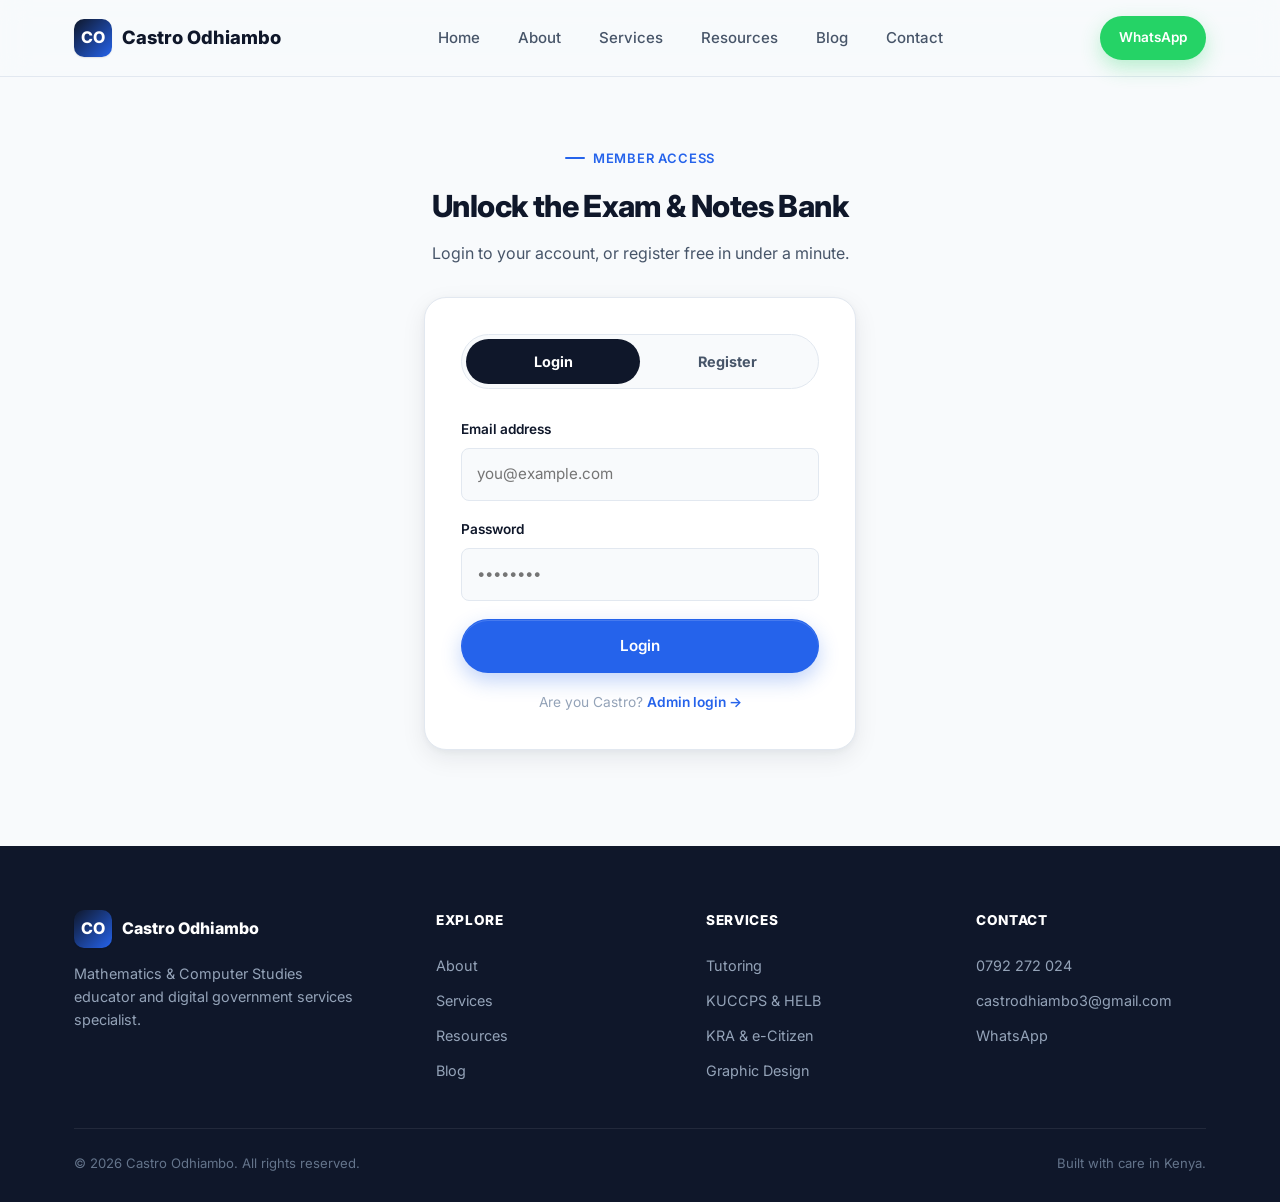
<file: auth.html>
<!DOCTYPE html>
<html lang="en">
<head>
<meta charset="UTF-8">
<meta name="viewport" content="width=device-width, initial-scale=1.0">
<title>Login / Register — Castro Odhiambo</title>
<meta name="description" content="Login or create a free account to unlock Castro Odhiambo's Exam & Notes Bank.">
<link rel="icon" href="data:image/svg+xml,<svg xmlns=%22http://www.w3.org/2000/svg%22 viewBox=%220 0 100 100%22><rect width=%22100%22 height=%22100%22 rx=%2222%22 fill=%22%230F172A%22/><text x=%2250%22 y=%2266%22 font-size=%2250%22 font-family=%22Arial%22 font-weight=%22800%22 fill=%22white%22 text-anchor=%22middle%22>C</text></svg>">
<link rel="preconnect" href="https://fonts.googleapis.com">
<link rel="preconnect" href="https://fonts.gstatic.com" crossorigin>
<link href="https://fonts.googleapis.com/css2?family=Inter:wght@300;400;500;600;700;800&display=swap" rel="stylesheet">
<link rel="stylesheet" href="style.css">
<link rel="canonical" href="https://www.castroodhiambo.co.ke/auth.html">
<meta name="robots" content="index, follow">
<meta name="author" content="Castro Odhiambo">
<meta name="keywords" content="Castro Odhiambo, KCSE Mathematics tutor, Computer Studies tutor Kenya, KUCCPS application help, HELB loan application, KRA PIN registration, e-Citizen services Kenya, digital literacy Kenya, ICT practical guide">

<meta property="og:type" content="website">
<meta property="og:site_name" content="Castro Odhiambo">
<meta property="og:title" content="Login / Register — Castro Odhiambo">
<meta property="og:description" content="Login or create a free account to unlock Castro Odhiambo's Exam & Notes Bank.">
<meta property="og:url" content="https://www.castroodhiambo.co.ke/auth.html">
<meta property="og:image" content="https://www.castroodhiambo.co.ke/assets/og-image.jpg">
<meta property="og:image:width" content="1200">
<meta property="og:image:height" content="630">
<meta property="og:locale" content="en_KE">

<meta name="twitter:card" content="summary_large_image">
<meta name="twitter:title" content="Login / Register — Castro Odhiambo">
<meta name="twitter:description" content="Login or create a free account to unlock Castro Odhiambo's Exam & Notes Bank.">
<meta name="twitter:image" content="https://www.castroodhiambo.co.ke/assets/og-image.jpg">

</head>
<body>
<a href="#main" class="skip-link">Skip to content</a>

<header class="navbar">
  <div class="container">
    <a href="index.html" class="brand"><span class="brand__mark">CO</span> Castro Odhiambo</a>
    <nav class="nav-links" id="navLinks" aria-label="Primary">
      <a href="index.html" data-page="index.html">Home</a>
      <a href="about.html" data-page="about.html">About</a>
      <a href="services.html" data-page="services.html">Services</a>
      <a href="resources.html" data-page="resources.html">Resources</a>
      <a href="blog.html" data-page="blog.html">Blog</a>
      <a href="contact.html" data-page="contact.html">Contact</a>
    </nav>
    <div class="nav-cta">
      <a class="btn btn--whatsapp btn--sm" data-whatsapp-message="Hello Castro, I found your website and would like to talk." href="#"><span class="btn-label-full">WhatsApp</span></a>
      <button class="nav-toggle" id="navToggle" aria-label="Toggle navigation menu" aria-expanded="false" aria-controls="navLinks">
        <span></span><span></span><span></span>
      </button>
    </div>
  </div>
</header>

<main id="main">
  <section class="section" style="padding-top:64px;">
    <div class="container" style="max-width:480px;">
      <div class="text-center" style="margin-bottom:30px;">
        <span class="eyebrow" style="justify-content:center;">Member access</span>
        <h1 style="font-size:1.9rem;">Unlock the Exam &amp; Notes Bank</h1>
        <p style="margin-top:10px;">Login to your account, or register free in under a minute.</p>
      </div>

      <div class="form-panel reveal is-visible">
        <div class="auth-tabs">
          <button type="button" class="auth-tab is-active" data-auth-tab="login">Login</button>
          <button type="button" class="auth-tab" data-auth-tab="register">Register</button>
        </div>

        <div class="form-error-banner" id="authFormError"></div>

        <!-- LOGIN -->
        <form id="loginForm">
          <div class="form-row">
            <div class="field">
              <label for="loginEmail">Email address</label>
              <input type="email" id="loginEmail" required autocomplete="email" placeholder="you@example.com">
            </div>
          </div>
          <div class="form-row">
            <div class="field">
              <label for="loginPassword">Password</label>
              <input type="password" id="loginPassword" required autocomplete="current-password" placeholder="••••••••">
            </div>
          </div>
          <button type="submit" class="btn btn--primary btn--block">Login</button>
          <p style="text-align:center; margin-top:18px; font-size:0.86rem; color:var(--c-text-faint);">Are you Castro? <a href="admin-login.html" style="color:var(--c-blue); font-weight:600;">Admin login →</a></p>
        </form>

        <!-- REGISTER -->
        <form id="registerForm" class="hidden">
          <div class="form-row">
            <div class="field">
              <label for="regFullName">Full name</label>
              <input type="text" id="regFullName" required autocomplete="name" placeholder="e.g. Achieng Otieno">
            </div>
          </div>
          <div class="form-row">
            <div class="field">
              <label for="regUsername">Username</label>
              <input type="text" id="regUsername" required placeholder="e.g. achieng_o">
            </div>
          </div>
          <div class="form-row">
            <div class="field">
              <label for="regEmail">Email address</label>
              <input type="email" id="regEmail" required autocomplete="email" placeholder="you@example.com">
            </div>
          </div>
          <div class="form-row">
            <div class="field">
              <label for="regPhone">Phone number</label>
              <input type="tel" id="regPhone" required placeholder="+2547XXXXXXXX">
            </div>
          </div>
          <div class="form-row">
            <div class="field">
              <label for="regPassword">Password</label>
              <input type="password" id="regPassword" required minlength="6" autocomplete="new-password" placeholder="At least 6 characters">
            </div>
          </div>
          <button type="submit" class="btn btn--primary btn--block">Create free account</button>
        </form>
      </div>
    </div>
  </section>
</main>

<footer class="site-footer">
  <div class="container">
    <div class="footer__grid">
      <div>
        <div class="footer__brand"><span class="brand__mark">CO</span> Castro Odhiambo</div>
        <p style="color:#94A3B8; font-size:0.9rem; max-width:32ch;">Mathematics &amp; Computer Studies educator and digital government services specialist.</p>
      </div>
      <div class="footer__col">
        <h4>Explore</h4>
        <a href="about.html">About</a>
        <a href="services.html">Services</a>
        <a href="resources.html">Resources</a>
        <a href="blog.html">Blog</a>
      </div>
      <div class="footer__col">
        <h4>Services</h4>
        <a href="services.html">Tutoring</a>
        <a href="services.html">KUCCPS &amp; HELB</a>
        <a href="services.html">KRA &amp; e-Citizen</a>
        <a href="services.html">Graphic Design</a>
      </div>
      <div class="footer__col">
        <h4>Contact</h4>
        <a href="tel:0792272024">0792 272 024</a>
        <a href="mailto:castrodhiambo3@gmail.com">castrodhiambo3@gmail.com</a>
        <a data-whatsapp-message="Hello Castro, I found your website." href="#">WhatsApp</a>
      </div>
    </div>
    <div class="footer__bottom">
      <span>© <span data-current-year>2026</span> Castro Odhiambo. All rights reserved.</span>
      <span>Built with care in Kenya.</span>
    </div>
  </div>
</footer>

<script type="module" src="main.js"></script>
</body>
</html>
</file>
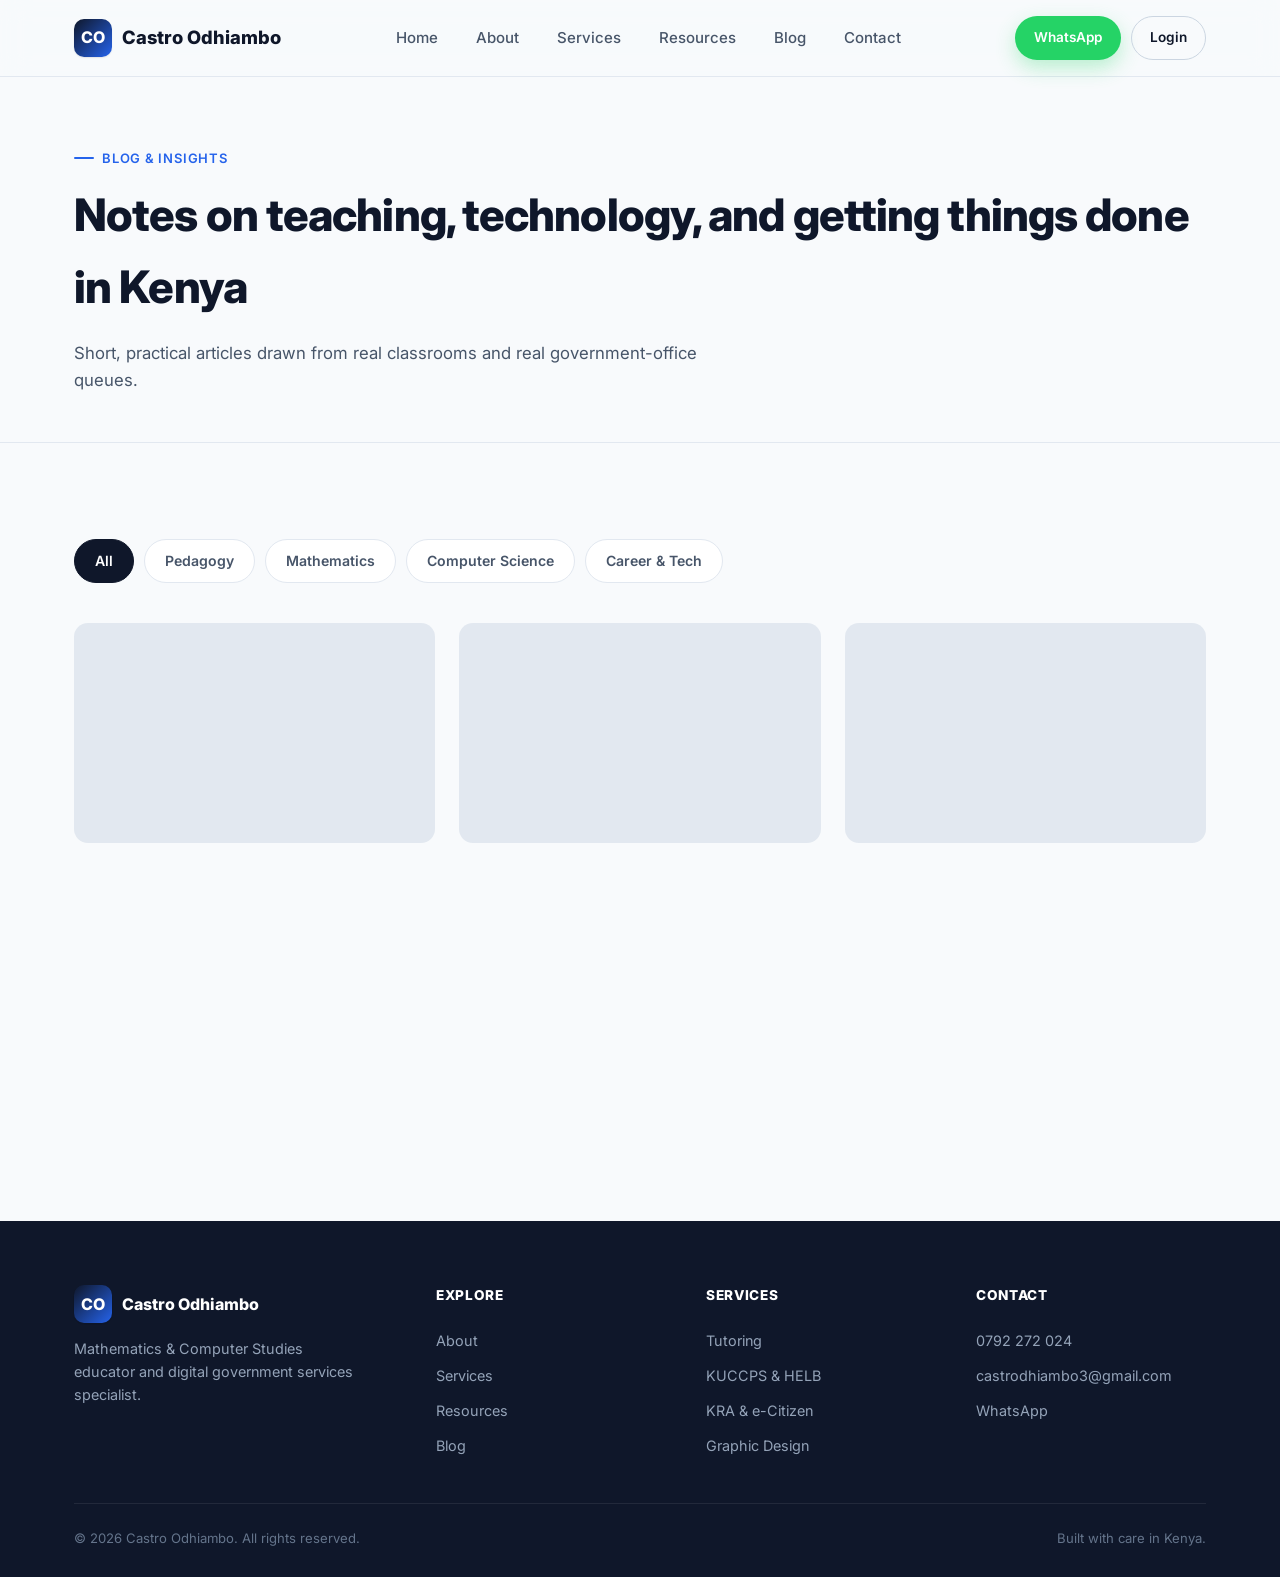
<file: blog.html>
<!DOCTYPE html>
<html lang="en">
<head>
<meta charset="UTF-8">
<meta name="viewport" content="width=device-width, initial-scale=1.0">
<title>Blog &amp; Insights — Castro Odhiambo</title>
<meta name="description" content="Articles on pedagogy, mathematics, computer science, and career &amp; tech from Castro Odhiambo.">
<link rel="icon" href="data:image/svg+xml,<svg xmlns=%22http://www.w3.org/2000/svg%22 viewBox=%220 0 100 100%22><rect width=%22100%22 height=%22100%22 rx=%2222%22 fill=%22%230F172A%22/><text x=%2250%22 y=%2266%22 font-size=%2250%22 font-family=%22Arial%22 font-weight=%22800%22 fill=%22white%22 text-anchor=%22middle%22>C</text></svg>">
<link rel="preconnect" href="https://fonts.googleapis.com">
<link rel="preconnect" href="https://fonts.gstatic.com" crossorigin>
<link href="https://fonts.googleapis.com/css2?family=Inter:wght@300;400;500;600;700;800&display=swap" rel="stylesheet">
<link rel="stylesheet" href="style.css">
<link rel="canonical" href="https://www.castroodhiambo.co.ke/blog.html">
<meta name="robots" content="index, follow">
<meta name="author" content="Castro Odhiambo">
<meta name="keywords" content="Castro Odhiambo, KCSE Mathematics tutor, Computer Studies tutor Kenya, KUCCPS application help, HELB loan application, KRA PIN registration, e-Citizen services Kenya, digital literacy Kenya, ICT practical guide">

<meta property="og:type" content="website">
<meta property="og:site_name" content="Castro Odhiambo">
<meta property="og:title" content="Blog &amp; Insights — Castro Odhiambo">
<meta property="og:description" content="Articles on pedagogy, mathematics, computer science, and career &amp; tech from Castro Odhiambo.">
<meta property="og:url" content="https://www.castroodhiambo.co.ke/blog.html">
<meta property="og:image" content="https://www.castroodhiambo.co.ke/assets/og-image.jpg">
<meta property="og:image:width" content="1200">
<meta property="og:image:height" content="630">
<meta property="og:locale" content="en_KE">

<meta name="twitter:card" content="summary_large_image">
<meta name="twitter:title" content="Blog &amp; Insights — Castro Odhiambo">
<meta name="twitter:description" content="Articles on pedagogy, mathematics, computer science, and career &amp; tech from Castro Odhiambo.">
<meta name="twitter:image" content="https://www.castroodhiambo.co.ke/assets/og-image.jpg">

<script type="application/ld+json">{"@context": "https://schema.org", "@type": "Blog", "name": "Castro Odhiambo \u2014 Blog & Insights", "url": "https://www.castroodhiambo.co.ke/blog.html"}</script>
</head>
<body>
<a href="#main" class="skip-link">Skip to content</a>

<header class="navbar">
  <div class="container">
    <a href="index.html" class="brand"><span class="brand__mark">CO</span> Castro Odhiambo</a>
    <nav class="nav-links" id="navLinks" aria-label="Primary">
      <a href="index.html" data-page="index.html">Home</a>
      <a href="about.html" data-page="about.html">About</a>
      <a href="services.html" data-page="services.html">Services</a>
      <a href="resources.html" data-page="resources.html">Resources</a>
      <a href="blog.html" data-page="blog.html">Blog</a>
      <a href="contact.html" data-page="contact.html">Contact</a>
    </nav>
    <div class="nav-cta">
      <a class="btn btn--whatsapp btn--sm" data-whatsapp-message="Hello Castro, I found your website and would like to talk." href="#"><span class="btn-label-full">WhatsApp</span></a>
      <a href="auth.html" class="btn btn--ghost btn--sm" data-auth-guest><span class="btn-label-full">Login</span></a>
      <div class="nav-account hidden" data-auth-member>
        <a href="resources.html" class="btn btn--ghost btn--sm"><span class="btn-label-full">My Account</span></a>
        <a href="admin.html" class="btn btn--dark btn--sm hidden" data-admin-link><span class="btn-label-full">Admin</span></a>
        <button type="button" class="btn btn--primary btn--sm" data-logout><span class="btn-label-full">Logout</span></button>
      </div>
      <button class="nav-toggle" id="navToggle" aria-label="Toggle navigation menu" aria-expanded="false" aria-controls="navLinks">
        <span></span><span></span><span></span>
      </button>
    </div>
  </div>
</header>

<main id="main">

  <section class="page-hero">
    <div class="container">
      <span class="eyebrow">Blog &amp; Insights</span>
      <h1>Notes on teaching, technology, and getting things done in Kenya</h1>
      <p>Short, practical articles drawn from real classrooms and real government-office queues.</p>
    </div>
  </section>

  <section class="section">
    <div class="container">
      <div class="filter-tabs" data-blog-filters>
        <button class="filter-tab is-active" data-filter="all">All</button>
        <button class="filter-tab" data-filter="Pedagogy">Pedagogy</button>
        <button class="filter-tab" data-filter="Mathematics">Mathematics</button>
        <button class="filter-tab" data-filter="Computer Science">Computer Science</button>
        <button class="filter-tab" data-filter="Career &amp; Tech">Career &amp; Tech</button>
      </div>

      <div class="grid grid-3" data-blog-grid>
        <div class="skeleton"></div>
        <div class="skeleton"></div>
        <div class="skeleton"></div>
      </div>
    </div>
  </section>

  <section class="section section--tight text-center">
    <div class="container reveal">
      <h2 style="font-size:1.5rem; margin-bottom:14px;">Have a topic you'd like covered?</h2>
      <p style="max-width:480px; margin:0 auto 22px;">Send a suggestion and it might become the next article.</p>
      <a class="btn btn--whatsapp" data-whatsapp-message="Hello Castro, I have a blog topic suggestion." href="#">Suggest a topic</a>
    </div>
  </section>

</main>

<!-- Article reader modal -->
<div class="modal-overlay" id="blogPostModal">
  <div class="modal" role="dialog" aria-modal="true" aria-labelledby="blogModalTitle" style="max-width:640px; text-align:left; max-height:85vh; overflow-y:auto;">
    <div class="modal__head">
      <div>
        <span class="blog-card__cat" id="blogModalCategory">Category</span>
        <h3 id="blogModalTitle" style="margin-top:10px; font-size:1.3rem;">Title</h3>
        <div class="blog-card__meta" id="blogModalMeta" style="margin-top:8px; margin-bottom:0;"></div>
      </div>
      <button class="modal__close" data-modal-close aria-label="Close dialog">✕</button>
    </div>
    <div id="blogModalContent" style="color:var(--c-text-soft); line-height:1.85; white-space:pre-line;"></div>

    <div class="engagement-block" data-blog-engagement>
      <div class="engagement-block__row">
        <button type="button" class="like-btn" data-like-btn>🤍 <span data-like-count>0</span></button>
        <div class="share-bar" role="group" aria-label="Share this article">
          <button type="button" class="share-btn" data-share="copy" title="Copy link">🔗 <span>Copy Link</span></button>
          <button type="button" class="share-btn share-btn--whatsapp" data-share="whatsapp" title="Share on WhatsApp">💬 <span>WhatsApp</span></button>
          <button type="button" class="share-btn share-btn--facebook" data-share="facebook" title="Share on Facebook">📘 <span>Facebook</span></button>
          <button type="button" class="share-btn share-btn--x" data-share="x" title="Share on X">𝕏 <span>X</span></button>
          <button type="button" class="share-btn share-btn--linkedin" data-share="linkedin" title="Share on LinkedIn">💼 <span>LinkedIn</span></button>
          <button type="button" class="share-btn share-btn--native hidden" data-share="native" title="Share">📤 <span>Share</span></button>
        </div>
      </div>

      <div class="comments-section">
        <h4>Comments (<span data-comment-count>0</span>)</h4>
        <form class="comment-form" data-comment-form>
          <textarea rows="3" placeholder="Share your thoughts… (login required)" required></textarea>
          <button type="submit" class="btn btn--primary btn--sm">Post comment</button>
        </form>
        <div class="comment-list" data-comment-list></div>
      </div>
    </div>
  </div>
</div>

<!-- Members-only gate modal (unauthenticated visitors trying to like/comment) -->
<div class="modal-overlay" id="gateModal">
  <div class="modal" role="dialog" aria-modal="true" aria-labelledby="gateModalTitle" style="text-align:center; max-width:420px;">
    <div class="lock-icon-badge" aria-hidden="true">🔒</div>
    <h3 id="gateModalTitle" style="margin-bottom:10px;">Members only</h3>
    <p style="margin-bottom:26px;">Please login or create a free account to like or comment.</p>
    <div style="display:flex; gap:10px; justify-content:center; flex-wrap:wrap;">
      <button class="btn btn--ghost" data-modal-close>Not now</button>
      <a href="auth.html" class="btn btn--primary">Login / Register</a>
    </div>
  </div>
</div>

<footer class="site-footer">
  <div class="container">
    <div class="footer__grid">
      <div>
        <div class="footer__brand"><span class="brand__mark">CO</span> Castro Odhiambo</div>
        <p style="color:#94A3B8; font-size:0.9rem; max-width:32ch;">Mathematics &amp; Computer Studies educator and digital government services specialist.</p>
      </div>
      <div class="footer__col">
        <h4>Explore</h4>
        <a href="about.html">About</a>
        <a href="services.html">Services</a>
        <a href="resources.html">Resources</a>
        <a href="blog.html">Blog</a>
      </div>
      <div class="footer__col">
        <h4>Services</h4>
        <a href="services.html">Tutoring</a>
        <a href="services.html">KUCCPS &amp; HELB</a>
        <a href="services.html">KRA &amp; e-Citizen</a>
        <a href="services.html">Graphic Design</a>
      </div>
      <div class="footer__col">
        <h4>Contact</h4>
        <a href="tel:0792272024">0792 272 024</a>
        <a href="mailto:castrodhiambo3@gmail.com">castrodhiambo3@gmail.com</a>
        <a data-whatsapp-message="Hello Castro, I found your website." href="#">WhatsApp</a>
      </div>
    </div>
    <div class="footer__bottom">
      <span>© <span data-current-year>2026</span> Castro Odhiambo. All rights reserved.</span>
      <span>Built with care in Kenya.</span>
    </div>
  </div>
</footer>

<script type="module" src="main.js"></script>
</body>
</html>
</file>
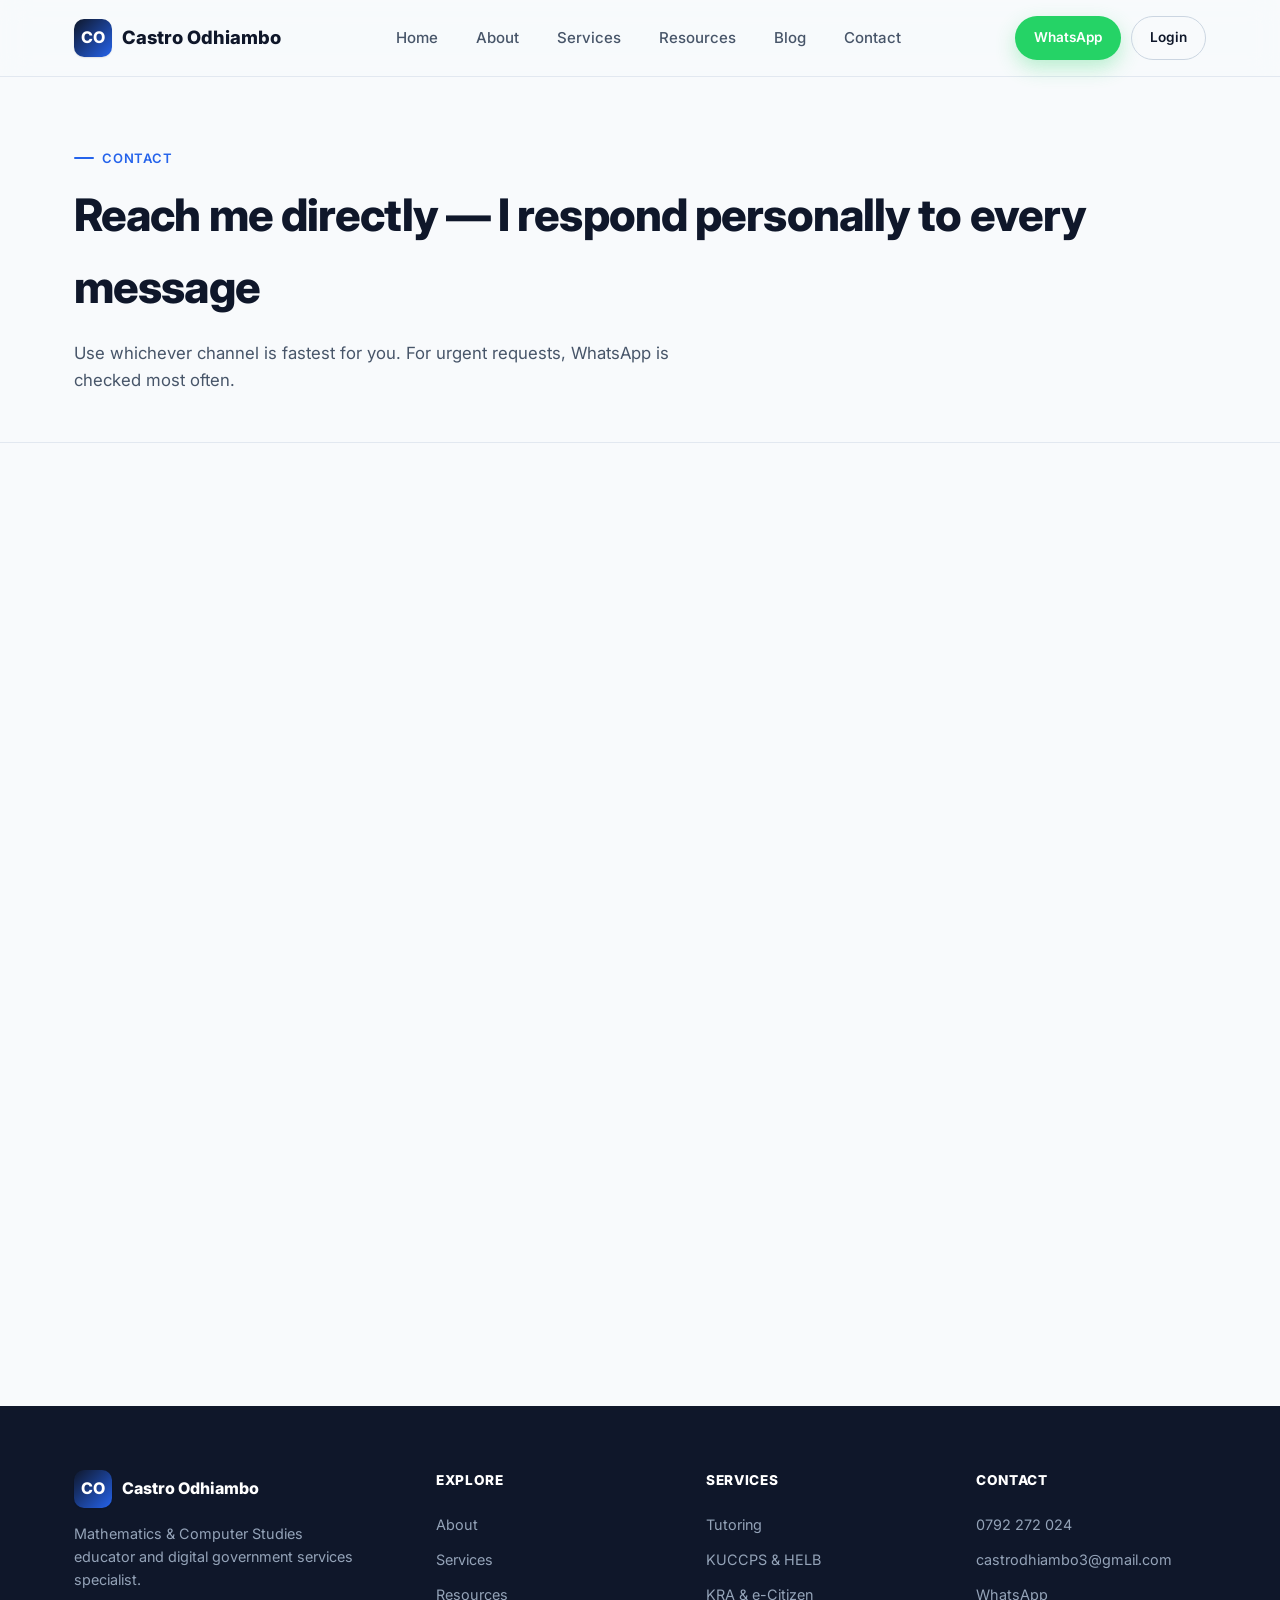
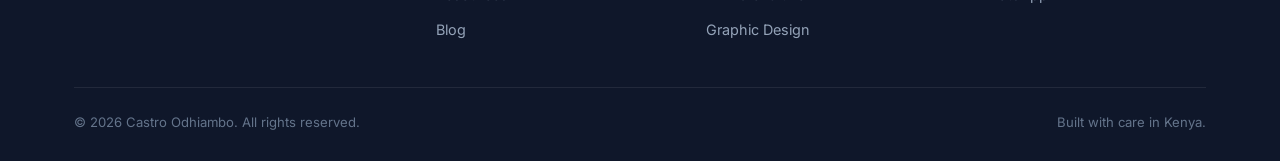
<file: contact.html>
<!DOCTYPE html>
<html lang="en">
<head>
<meta charset="UTF-8">
<meta name="viewport" content="width=device-width, initial-scale=1.0">
<title>Contact — Castro Odhiambo</title>
<meta name="description" content="Get in touch with Castro Odhiambo via WhatsApp, phone, email, or the contact form.">
<link rel="icon" href="data:image/svg+xml,<svg xmlns=%22http://www.w3.org/2000/svg%22 viewBox=%220 0 100 100%22><rect width=%22100%22 height=%22100%22 rx=%2222%22 fill=%22%230F172A%22/><text x=%2250%22 y=%2266%22 font-size=%2250%22 font-family=%22Arial%22 font-weight=%22800%22 fill=%22white%22 text-anchor=%22middle%22>C</text></svg>">
<link rel="preconnect" href="https://fonts.googleapis.com">
<link rel="preconnect" href="https://fonts.gstatic.com" crossorigin>
<link href="https://fonts.googleapis.com/css2?family=Inter:wght@300;400;500;600;700;800&display=swap" rel="stylesheet">
<link rel="stylesheet" href="style.css">
<link rel="canonical" href="https://www.castroodhiambo.co.ke/contact.html">
<meta name="robots" content="index, follow">
<meta name="author" content="Castro Odhiambo">
<meta name="keywords" content="Castro Odhiambo, KCSE Mathematics tutor, Computer Studies tutor Kenya, KUCCPS application help, HELB loan application, KRA PIN registration, e-Citizen services Kenya, digital literacy Kenya, ICT practical guide">

<meta property="og:type" content="website">
<meta property="og:site_name" content="Castro Odhiambo">
<meta property="og:title" content="Contact — Castro Odhiambo">
<meta property="og:description" content="Get in touch with Castro Odhiambo via WhatsApp, phone, email, or the contact form.">
<meta property="og:url" content="https://www.castroodhiambo.co.ke/contact.html">
<meta property="og:image" content="https://www.castroodhiambo.co.ke/assets/og-image.jpg">
<meta property="og:image:width" content="1200">
<meta property="og:image:height" content="630">
<meta property="og:locale" content="en_KE">

<meta name="twitter:card" content="summary_large_image">
<meta name="twitter:title" content="Contact — Castro Odhiambo">
<meta name="twitter:description" content="Get in touch with Castro Odhiambo via WhatsApp, phone, email, or the contact form.">
<meta name="twitter:image" content="https://www.castroodhiambo.co.ke/assets/og-image.jpg">

<script type="application/ld+json">{"@context": "https://schema.org", "@type": "ContactPage", "url": "https://www.castroodhiambo.co.ke/contact.html", "mainEntity": {"@type": "Person", "name": "Castro Odhiambo", "telephone": "+254792272024", "email": "mailto:castrodhiambo3@gmail.com"}}</script>
</head>
<body>
<a href="#main" class="skip-link">Skip to content</a>

<header class="navbar">
  <div class="container">
    <a href="index.html" class="brand"><span class="brand__mark">CO</span> Castro Odhiambo</a>
    <nav class="nav-links" id="navLinks" aria-label="Primary">
      <a href="index.html" data-page="index.html">Home</a>
      <a href="about.html" data-page="about.html">About</a>
      <a href="services.html" data-page="services.html">Services</a>
      <a href="resources.html" data-page="resources.html">Resources</a>
      <a href="blog.html" data-page="blog.html">Blog</a>
      <a href="contact.html" data-page="contact.html">Contact</a>
    </nav>
    <div class="nav-cta">
      <a class="btn btn--whatsapp btn--sm" data-whatsapp-message="Hello Castro, I found your website and would like to talk." href="#"><span class="btn-label-full">WhatsApp</span></a>
      <a href="auth.html" class="btn btn--ghost btn--sm" data-auth-guest><span class="btn-label-full">Login</span></a>
      <div class="nav-account hidden" data-auth-member>
        <a href="resources.html" class="btn btn--ghost btn--sm"><span class="btn-label-full">My Account</span></a>
        <a href="admin.html" class="btn btn--dark btn--sm hidden" data-admin-link><span class="btn-label-full">Admin</span></a>
        <button type="button" class="btn btn--primary btn--sm" data-logout><span class="btn-label-full">Logout</span></button>
      </div>
      <button class="nav-toggle" id="navToggle" aria-label="Toggle navigation menu" aria-expanded="false" aria-controls="navLinks">
        <span></span><span></span><span></span>
      </button>
    </div>
  </div>
</header>

<main id="main">

  <section class="page-hero">
    <div class="container">
      <span class="eyebrow">Contact</span>
      <h1>Reach me directly — I respond personally to every message</h1>
      <p>Use whichever channel is fastest for you. For urgent requests, WhatsApp is checked most often.</p>
    </div>
  </section>

  <section class="section section--tight">
    <div class="container">
      <div class="contact-methods reveal">
        <a class="contact-method" data-whatsapp-message="Hello Castro, I'd like to get in touch." href="#">
          <div class="contact-method__icon contact-method__icon--whatsapp" aria-hidden="true">💬</div>
          <div>
            <strong>WhatsApp</strong>
            <span>+254 759 130 506</span>
          </div>
        </a>
        <a class="contact-method" href="tel:0792272024">
          <div class="contact-method__icon contact-method__icon--phone" aria-hidden="true">📞</div>
          <div>
            <strong>Phone</strong>
            <span>0792 272 024</span>
          </div>
        </a>
        <a class="contact-method" href="mailto:castrodhiambo3@gmail.com">
          <div class="contact-method__icon contact-method__icon--email" aria-hidden="true">✉️</div>
          <div>
            <strong>Email</strong>
            <span>castrodhiambo3@gmail.com</span>
          </div>
        </a>
      </div>
    </div>
  </section>

  <section class="section">
    <div class="container">
      <div class="grid grid-2" style="gap:56px; align-items:flex-start;">
        <div class="reveal">
          <span class="eyebrow">Send a message</span>
          <h2 style="font-size:1.7rem; margin-bottom:14px;">Tell me what you need</h2>
          <p>Fill in the form with a few details — your name, how to reach you, the service you're interested in, and your message. I'll follow up as soon as I see it.</p>
          <div style="margin-top:30px; padding:22px; border-radius:var(--radius-md); background:var(--c-blue-tint); border:1px solid #BFDBFE;">
            <strong style="display:block; color:var(--c-navy); margin-bottom:6px;">Prefer to talk it through?</strong>
            <span style="font-size:0.92rem; color:var(--c-text-soft);">WhatsApp is the fastest way to reach me for time-sensitive requests like KUCCPS revision deadlines or urgent tutoring bookings.</span>
          </div>
        </div>

        <div class="form-panel reveal">
          <form data-contact-form aria-label="Contact form">
            <div class="form-row form-row--2">
              <div class="field">
                <label for="contact-name">Full name</label>
                <input id="contact-name" name="name" type="text" required autocomplete="name" placeholder="e.g. Brian Otieno">
              </div>
              <div class="field">
                <label for="contact-info">Email or phone</label>
                <input id="contact-info" name="email_or_phone" type="text" required placeholder="e.g. brian@email.com">
              </div>
            </div>
            <div class="form-row">
              <div class="field">
                <label for="contact-service">Service</label>
                <select id="contact-service" name="service_type">
                  <option>Mathematics &amp; Computer Studies Tutoring</option>
                  <option>KRA PIN Registration &amp; Tax Services</option>
                  <option>KUCCPS Placement Applications</option>
                  <option>HELB Loan Applications</option>
                  <option>Online Application &amp; e-Citizen Services</option>
                  <option>Poster &amp; Graphic Design</option>
                  <option>General Inquiry</option>
                </select>
              </div>
            </div>
            <div class="form-row">
              <div class="field">
                <label for="contact-message">Message</label>
                <textarea id="contact-message" name="message" required placeholder="What can I help you with?"></textarea>
              </div>
            </div>
            <button type="submit" class="btn btn--primary btn--block">Send message</button>
            <div class="form-status" role="status" aria-live="polite"></div>
          </form>
        </div>
      </div>
    </div>
  </section>

</main>

<footer class="site-footer">
  <div class="container">
    <div class="footer__grid">
      <div>
        <div class="footer__brand"><span class="brand__mark">CO</span> Castro Odhiambo</div>
        <p style="color:#94A3B8; font-size:0.9rem; max-width:32ch;">Mathematics &amp; Computer Studies educator and digital government services specialist.</p>
      </div>
      <div class="footer__col">
        <h4>Explore</h4>
        <a href="about.html">About</a>
        <a href="services.html">Services</a>
        <a href="resources.html">Resources</a>
        <a href="blog.html">Blog</a>
      </div>
      <div class="footer__col">
        <h4>Services</h4>
        <a href="services.html">Tutoring</a>
        <a href="services.html">KUCCPS &amp; HELB</a>
        <a href="services.html">KRA &amp; e-Citizen</a>
        <a href="services.html">Graphic Design</a>
      </div>
      <div class="footer__col">
        <h4>Contact</h4>
        <a href="tel:0792272024">0792 272 024</a>
        <a href="mailto:castrodhiambo3@gmail.com">castrodhiambo3@gmail.com</a>
        <a data-whatsapp-message="Hello Castro, I found your website." href="#">WhatsApp</a>
      </div>
    </div>
    <div class="footer__bottom">
      <span>© <span data-current-year>2026</span> Castro Odhiambo. All rights reserved.</span>
      <span>Built with care in Kenya.</span>
    </div>
  </div>
</footer>

<script type="module" src="main.js"></script>
</body>
</html>
</file>
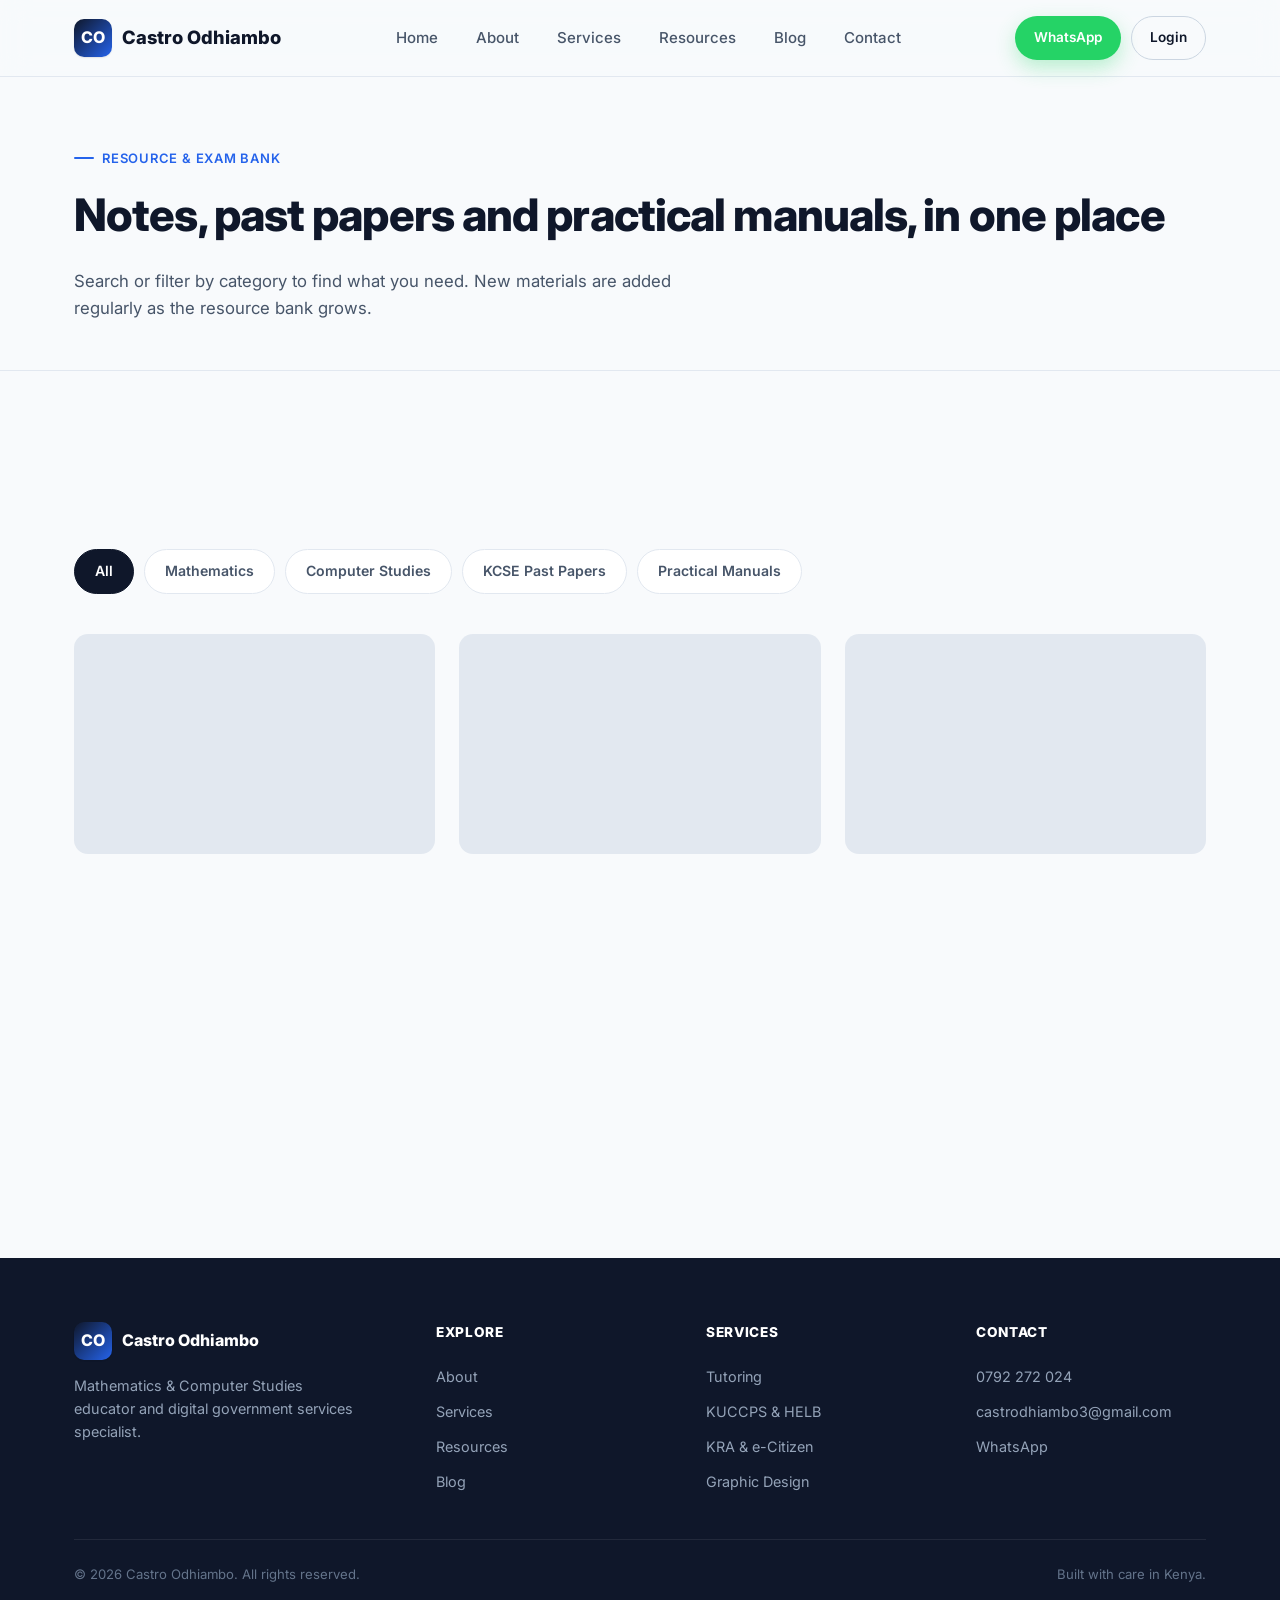
<file: resources.html>
<!DOCTYPE html>
<html lang="en">
<head>
<meta charset="UTF-8">
<meta name="viewport" content="width=device-width, initial-scale=1.0">
<title>Resources — Castro Odhiambo</title>
<meta name="description" content="Mathematics and Computer Studies notes, KCSE past papers, and practical manuals shared by Castro Odhiambo.">
<link rel="icon" href="data:image/svg+xml,<svg xmlns=%22http://www.w3.org/2000/svg%22 viewBox=%220 0 100 100%22><rect width=%22100%22 height=%22100%22 rx=%2222%22 fill=%22%230F172A%22/><text x=%2250%22 y=%2266%22 font-size=%2250%22 font-family=%22Arial%22 font-weight=%22800%22 fill=%22white%22 text-anchor=%22middle%22>C</text></svg>">
<link rel="preconnect" href="https://fonts.googleapis.com">
<link rel="preconnect" href="https://fonts.gstatic.com" crossorigin>
<link href="https://fonts.googleapis.com/css2?family=Inter:wght@300;400;500;600;700;800&display=swap" rel="stylesheet">
<link rel="stylesheet" href="style.css">
<link rel="canonical" href="https://www.castroodhiambo.co.ke/resources.html">
<meta name="robots" content="index, follow">
<meta name="author" content="Castro Odhiambo">
<meta name="keywords" content="Castro Odhiambo, KCSE Mathematics tutor, Computer Studies tutor Kenya, KUCCPS application help, HELB loan application, KRA PIN registration, e-Citizen services Kenya, digital literacy Kenya, ICT practical guide">

<meta property="og:type" content="website">
<meta property="og:site_name" content="Castro Odhiambo">
<meta property="og:title" content="Resources — Castro Odhiambo">
<meta property="og:description" content="Mathematics and Computer Studies notes, KCSE past papers, and practical manuals shared by Castro Odhiambo.">
<meta property="og:url" content="https://www.castroodhiambo.co.ke/resources.html">
<meta property="og:image" content="https://www.castroodhiambo.co.ke/assets/og-image.jpg">
<meta property="og:image:width" content="1200">
<meta property="og:image:height" content="630">
<meta property="og:locale" content="en_KE">

<meta name="twitter:card" content="summary_large_image">
<meta name="twitter:title" content="Resources — Castro Odhiambo">
<meta name="twitter:description" content="Mathematics and Computer Studies notes, KCSE past papers, and practical manuals shared by Castro Odhiambo.">
<meta name="twitter:image" content="https://www.castroodhiambo.co.ke/assets/og-image.jpg">

<script type="application/ld+json">{"@context": "https://schema.org", "@type": "CollectionPage", "name": "Resource & Exam Bank", "url": "https://www.castroodhiambo.co.ke/resources.html", "description": "Mathematics and Computer Studies notes, KCSE past papers, and practical manuals shared by Castro Odhiambo."}</script>
</head>
<body>
<a href="#main" class="skip-link">Skip to content</a>

<header class="navbar">
  <div class="container">
    <a href="index.html" class="brand"><span class="brand__mark">CO</span> Castro Odhiambo</a>
    <nav class="nav-links" id="navLinks" aria-label="Primary">
      <a href="index.html" data-page="index.html">Home</a>
      <a href="about.html" data-page="about.html">About</a>
      <a href="services.html" data-page="services.html">Services</a>
      <a href="resources.html" data-page="resources.html">Resources</a>
      <a href="blog.html" data-page="blog.html">Blog</a>
      <a href="contact.html" data-page="contact.html">Contact</a>
    </nav>
    <div class="nav-cta">
      <a class="btn btn--whatsapp btn--sm" data-whatsapp-message="Hello Castro, I found your website and would like to talk." href="#"><span class="btn-label-full">WhatsApp</span></a>
      <a href="auth.html" class="btn btn--ghost btn--sm" data-auth-guest><span class="btn-label-full">Login</span></a>
      <div class="nav-account hidden" data-auth-member>
        <a href="resources.html" class="btn btn--ghost btn--sm"><span class="btn-label-full">My Account</span></a>
        <a href="admin.html" class="btn btn--dark btn--sm hidden" data-admin-link><span class="btn-label-full">Admin</span></a>
        <button type="button" class="btn btn--primary btn--sm" data-logout><span class="btn-label-full">Logout</span></button>
      </div>
      <button class="nav-toggle" id="navToggle" aria-label="Toggle navigation menu" aria-expanded="false" aria-controls="navLinks">
        <span></span><span></span><span></span>
      </button>
    </div>
  </div>
</header>

<main id="main">

  <section class="page-hero">
    <div class="container">
      <span class="eyebrow">Resource &amp; Exam Bank</span>
      <h1>Notes, past papers and practical manuals, in one place</h1>
      <p>Search or filter by category to find what you need. New materials are added regularly as the resource bank grows.</p>
    </div>
  </section>

  <section class="section">
    <div class="container">
      <div class="search-bar reveal">
        <span class="search-bar__icon" aria-hidden="true">🔍</span>
        <input type="search" placeholder="Search resources by title…" data-resource-search aria-label="Search resources">
      </div>

      <div class="filter-tabs" data-service-filters id="resourceFilters">
        <button class="filter-tab is-active" data-filter="all">All</button>
        <button class="filter-tab" data-filter="Mathematics">Mathematics</button>
        <button class="filter-tab" data-filter="Computer Studies">Computer Studies</button>
        <button class="filter-tab" data-filter="KCSE Past Papers">KCSE Past Papers</button>
        <button class="filter-tab" data-filter="Practical Manuals">Practical Manuals</button>
      </div>

      <div class="grid grid-3" data-resources-grid>
        <div class="skeleton"></div>
        <div class="skeleton"></div>
        <div class="skeleton"></div>
      </div>
    </div>
  </section>

  <section class="section section--tight text-center">
    <div class="container reveal">
      <h2 style="font-size:1.5rem; margin-bottom:14px;">Can't find what you're looking for?</h2>
      <p style="max-width:480px; margin:0 auto 22px;">Message me directly and I'll point you to the right material, or prepare something specific to your syllabus.</p>
      <a class="btn btn--whatsapp" data-whatsapp-message="Hello Castro, I'm looking for a specific study resource." href="#">Ask on WhatsApp</a>
    </div>
  </section>

</main>

<!-- Resource view/download modal (authenticated members) -->
<div class="modal-overlay" id="resourceModal">
  <div class="modal" role="dialog" aria-modal="true" aria-labelledby="resourceModalTitle" style="max-width:600px; text-align:left;">
    <div class="modal__head">
      <div>
        <span class="eyebrow" style="margin-bottom:6px;">Study material</span>
        <h3 id="resourceModalTitle" data-resource-modal-title style="font-size:1.15rem;">Resource</h3>
      </div>
      <button class="modal__close" data-modal-close aria-label="Close dialog">✕</button>
    </div>
    <p style="margin-bottom:22px;">Preview this resource in a new tab, or download it straight to your device. If a direct file isn't available yet, you'll be connected on WhatsApp to request a copy.</p>
    <div style="display:flex; gap:10px; flex-wrap:wrap;">
      <a class="btn btn--ghost" data-resource-modal-preview href="#" target="_blank" rel="noopener noreferrer" style="flex:1; min-width:140px;">👁 Preview</a>
      <a class="btn btn--primary" data-resource-modal-download href="#" style="flex:1; min-width:140px;">⬇ Download</a>
    </div>

    <div class="engagement-block" data-resource-engagement>
      <div class="engagement-block__row">
        <button type="button" class="like-btn" data-like-btn>🤍 <span data-like-count>0</span></button>
        <div class="share-bar" role="group" aria-label="Share this resource">
          <button type="button" class="share-btn" data-share="copy" title="Copy link">🔗 <span>Copy Link</span></button>
          <button type="button" class="share-btn share-btn--whatsapp" data-share="whatsapp" title="Share on WhatsApp">💬 <span>WhatsApp</span></button>
          <button type="button" class="share-btn share-btn--facebook" data-share="facebook" title="Share on Facebook">📘 <span>Facebook</span></button>
          <button type="button" class="share-btn share-btn--x" data-share="x" title="Share on X">𝕏 <span>X</span></button>
          <button type="button" class="share-btn share-btn--linkedin" data-share="linkedin" title="Share on LinkedIn">💼 <span>LinkedIn</span></button>
          <button type="button" class="share-btn share-btn--native hidden" data-share="native" title="Share">📤 <span>Share</span></button>
        </div>
      </div>

      <div class="comments-section">
        <h4>Comments (<span data-comment-count>0</span>)</h4>
        <form class="comment-form" data-comment-form>
          <textarea rows="3" placeholder="Ask a question or leave feedback… (login required)" required></textarea>
          <button type="submit" class="btn btn--primary btn--sm">Post comment</button>
        </form>
        <div class="comment-list" data-comment-list></div>
      </div>
    </div>
  </div>
</div>

<!-- Members-only gate modal (unauthenticated visitors) -->
<div class="modal-overlay" id="gateModal">
  <div class="modal" role="dialog" aria-modal="true" aria-labelledby="gateModalTitle" style="text-align:center; max-width:420px;">
    <div class="lock-icon-badge" aria-hidden="true">🔒</div>
    <h3 id="gateModalTitle" style="margin-bottom:10px;">Members only</h3>
    <p style="margin-bottom:26px;">Please login or create a free account to access Castro's Exam &amp; Notes Bank.</p>
    <div style="display:flex; gap:10px; justify-content:center; flex-wrap:wrap;">
      <button class="btn btn--ghost" data-modal-close>Not now</button>
      <a href="auth.html" class="btn btn--primary">Login / Register</a>
    </div>
  </div>
</div>

<footer class="site-footer">
  <div class="container">
    <div class="footer__grid">
      <div>
        <div class="footer__brand"><span class="brand__mark">CO</span> Castro Odhiambo</div>
        <p style="color:#94A3B8; font-size:0.9rem; max-width:32ch;">Mathematics &amp; Computer Studies educator and digital government services specialist.</p>
      </div>
      <div class="footer__col">
        <h4>Explore</h4>
        <a href="about.html">About</a>
        <a href="services.html">Services</a>
        <a href="resources.html">Resources</a>
        <a href="blog.html">Blog</a>
      </div>
      <div class="footer__col">
        <h4>Services</h4>
        <a href="services.html">Tutoring</a>
        <a href="services.html">KUCCPS &amp; HELB</a>
        <a href="services.html">KRA &amp; e-Citizen</a>
        <a href="services.html">Graphic Design</a>
      </div>
      <div class="footer__col">
        <h4>Contact</h4>
        <a href="tel:0792272024">0792 272 024</a>
        <a href="mailto:castrodhiambo3@gmail.com">castrodhiambo3@gmail.com</a>
        <a data-whatsapp-message="Hello Castro, I found your website." href="#">WhatsApp</a>
      </div>
    </div>
    <div class="footer__bottom">
      <span>© <span data-current-year>2026</span> Castro Odhiambo. All rights reserved.</span>
      <span>Built with care in Kenya.</span>
    </div>
  </div>
</footer>

<script type="module" src="main.js"></script>
</body>
</html>
</file>
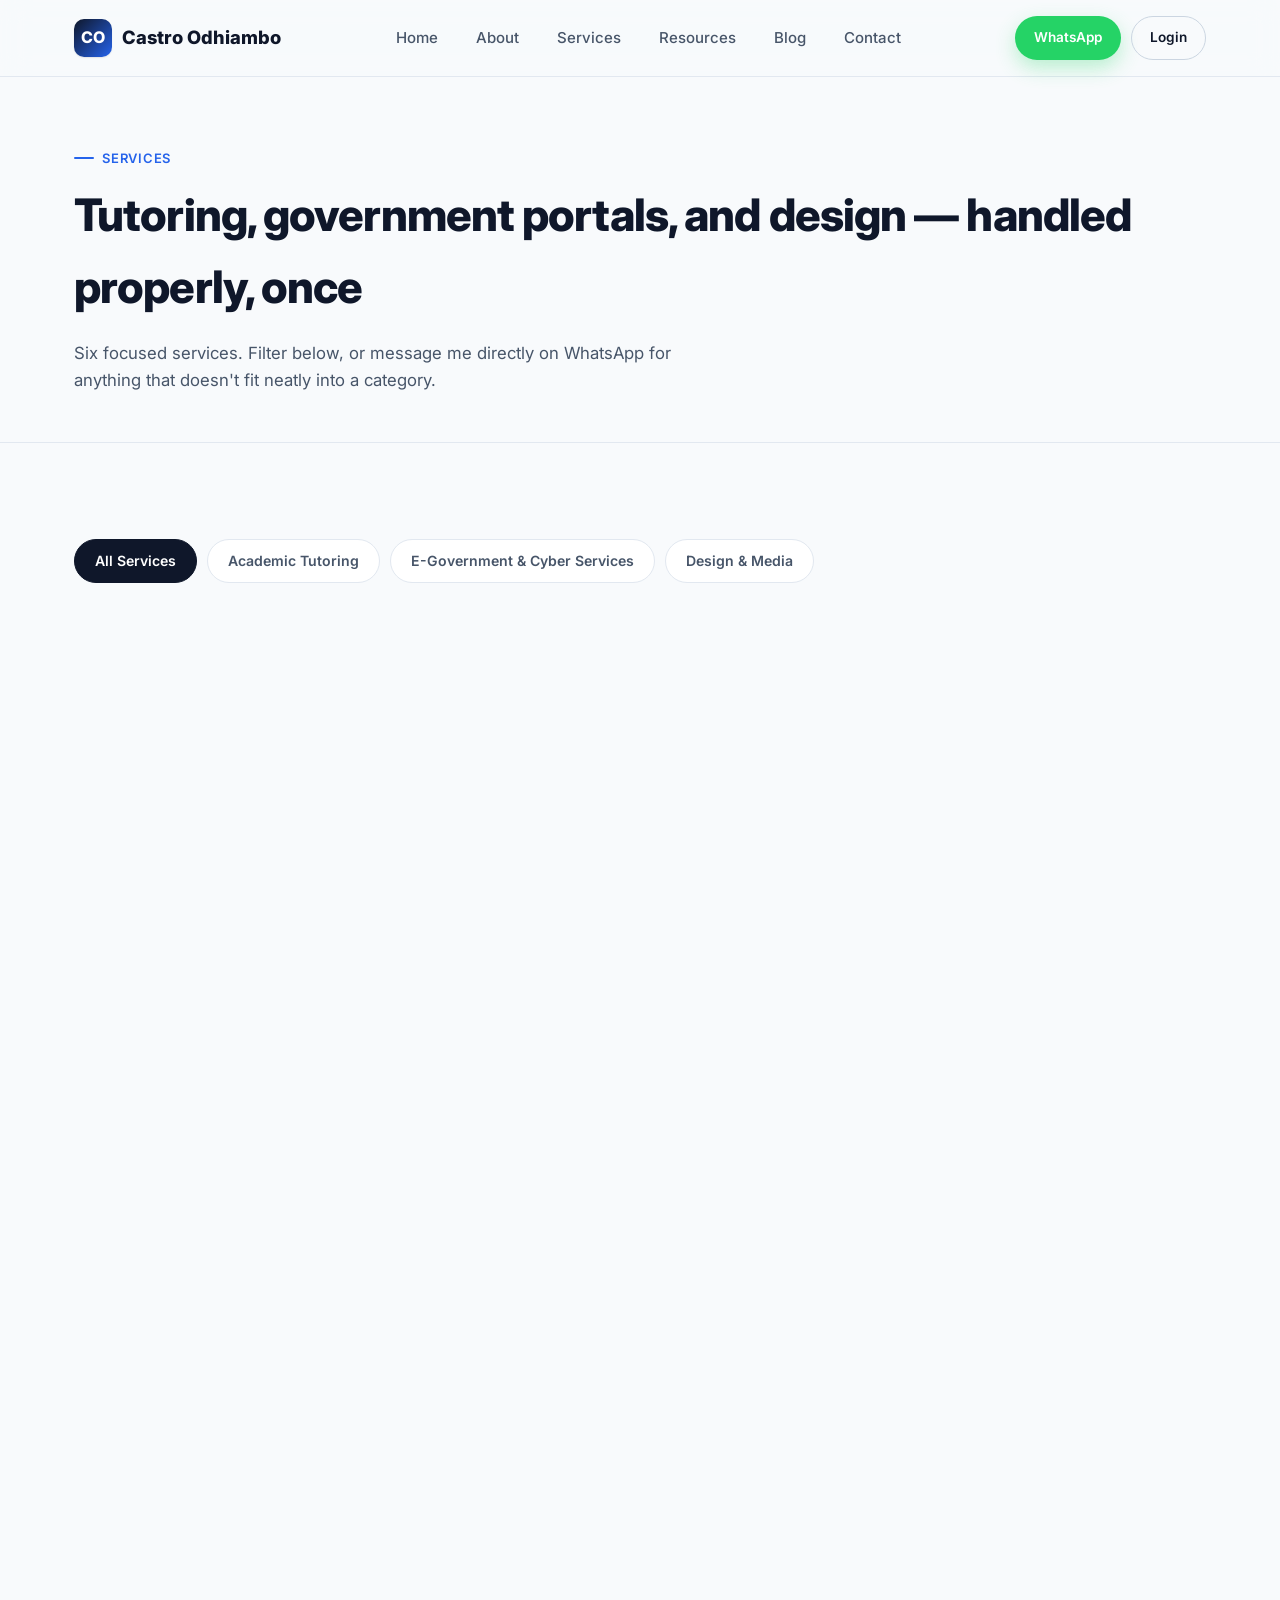
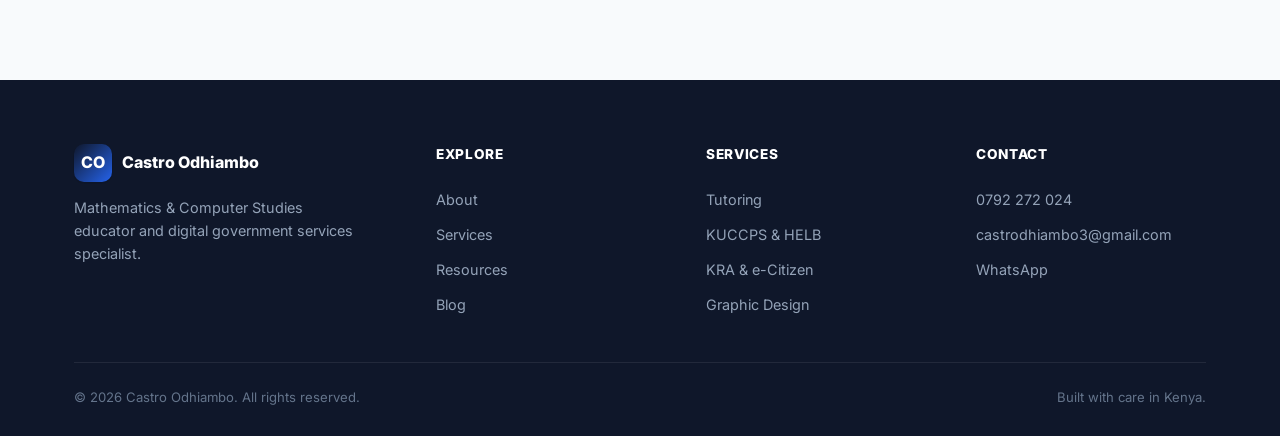
<file: services.html>
<!DOCTYPE html>
<html lang="en">
<head>
<meta charset="UTF-8">
<meta name="viewport" content="width=device-width, initial-scale=1.0">
<title>Services — Castro Odhiambo</title>
<meta name="description" content="Tutoring, KRA, KUCCPS, HELB, e-Citizen services and graphic design offered by Castro Odhiambo.">
<link rel="icon" href="data:image/svg+xml,<svg xmlns=%22http://www.w3.org/2000/svg%22 viewBox=%220 0 100 100%22><rect width=%22100%22 height=%22100%22 rx=%2222%22 fill=%22%230F172A%22/><text x=%2250%22 y=%2266%22 font-size=%2250%22 font-family=%22Arial%22 font-weight=%22800%22 fill=%22white%22 text-anchor=%22middle%22>C</text></svg>">
<link rel="preconnect" href="https://fonts.googleapis.com">
<link rel="preconnect" href="https://fonts.gstatic.com" crossorigin>
<link href="https://fonts.googleapis.com/css2?family=Inter:wght@300;400;500;600;700;800&display=swap" rel="stylesheet">
<link rel="stylesheet" href="style.css">
<link rel="canonical" href="https://www.castroodhiambo.co.ke/services.html">
<meta name="robots" content="index, follow">
<meta name="author" content="Castro Odhiambo">
<meta name="keywords" content="Castro Odhiambo, KCSE Mathematics tutor, Computer Studies tutor Kenya, KUCCPS application help, HELB loan application, KRA PIN registration, e-Citizen services Kenya, digital literacy Kenya, ICT practical guide">

<meta property="og:type" content="website">
<meta property="og:site_name" content="Castro Odhiambo">
<meta property="og:title" content="Services — Castro Odhiambo">
<meta property="og:description" content="Tutoring, KRA, KUCCPS, HELB, e-Citizen services and graphic design offered by Castro Odhiambo.">
<meta property="og:url" content="https://www.castroodhiambo.co.ke/services.html">
<meta property="og:image" content="https://www.castroodhiambo.co.ke/assets/og-image.jpg">
<meta property="og:image:width" content="1200">
<meta property="og:image:height" content="630">
<meta property="og:locale" content="en_KE">

<meta name="twitter:card" content="summary_large_image">
<meta name="twitter:title" content="Services — Castro Odhiambo">
<meta name="twitter:description" content="Tutoring, KRA, KUCCPS, HELB, e-Citizen services and graphic design offered by Castro Odhiambo.">
<meta name="twitter:image" content="https://www.castroodhiambo.co.ke/assets/og-image.jpg">

<script type="application/ld+json">{"@context": "https://schema.org", "@type": "ItemList", "itemListElement": [{"@type": "Service", "position": 1, "name": "Mathematics & Computer Studies Tutoring", "provider": {"@type": "Person", "name": "Castro Odhiambo"}, "areaServed": "KE"}, {"@type": "Service", "position": 2, "name": "KRA PIN Registration & Tax Services", "provider": {"@type": "Person", "name": "Castro Odhiambo"}, "areaServed": "KE"}, {"@type": "Service", "position": 3, "name": "KUCCPS Placement Applications & Revisions", "provider": {"@type": "Person", "name": "Castro Odhiambo"}, "areaServed": "KE"}, {"@type": "Service", "position": 4, "name": "HELB Loan & Higher Education Funding Applications", "provider": {"@type": "Person", "name": "Castro Odhiambo"}, "areaServed": "KE"}, {"@type": "Service", "position": 5, "name": "Online Application & e-Citizen Cyber Services", "provider": {"@type": "Person", "name": "Castro Odhiambo"}, "areaServed": "KE"}, {"@type": "Service", "position": 6, "name": "Poster & Graphic Design Services", "provider": {"@type": "Person", "name": "Castro Odhiambo"}, "areaServed": "KE"}]}</script>
</head>
<body>
<a href="#main" class="skip-link">Skip to content</a>

<header class="navbar">
  <div class="container">
    <a href="index.html" class="brand"><span class="brand__mark">CO</span> Castro Odhiambo</a>
    <nav class="nav-links" id="navLinks" aria-label="Primary">
      <a href="index.html" data-page="index.html">Home</a>
      <a href="about.html" data-page="about.html">About</a>
      <a href="services.html" data-page="services.html">Services</a>
      <a href="resources.html" data-page="resources.html">Resources</a>
      <a href="blog.html" data-page="blog.html">Blog</a>
      <a href="contact.html" data-page="contact.html">Contact</a>
    </nav>
    <div class="nav-cta">
      <a class="btn btn--whatsapp btn--sm" data-whatsapp-message="Hello Castro, I found your website and would like to talk." href="#"><span class="btn-label-full">WhatsApp</span></a>
      <a href="auth.html" class="btn btn--ghost btn--sm" data-auth-guest><span class="btn-label-full">Login</span></a>
      <div class="nav-account hidden" data-auth-member>
        <a href="resources.html" class="btn btn--ghost btn--sm"><span class="btn-label-full">My Account</span></a>
        <a href="admin.html" class="btn btn--dark btn--sm hidden" data-admin-link><span class="btn-label-full">Admin</span></a>
        <button type="button" class="btn btn--primary btn--sm" data-logout><span class="btn-label-full">Logout</span></button>
      </div>
      <button class="nav-toggle" id="navToggle" aria-label="Toggle navigation menu" aria-expanded="false" aria-controls="navLinks">
        <span></span><span></span><span></span>
      </button>
    </div>
  </div>
</header>

<main id="main">

  <section class="page-hero">
    <div class="container">
      <span class="eyebrow">Services</span>
      <h1>Tutoring, government portals, and design — handled properly, once</h1>
      <p>Six focused services. Filter below, or message me directly on WhatsApp for anything that doesn't fit neatly into a category.</p>
    </div>
  </section>

  <section class="section">
    <div class="container">
      <div class="filter-tabs" data-service-filters>
        <button class="filter-tab is-active" data-filter="all">All Services</button>
        <button class="filter-tab" data-filter="tutoring">Academic Tutoring</button>
        <button class="filter-tab" data-filter="egov">E-Government &amp; Cyber Services</button>
        <button class="filter-tab" data-filter="design">Design &amp; Media</button>
      </div>

      <div class="grid grid-3" data-services-grid>

        <article class="card service-card reveal" data-category="tutoring">
          <div class="card__icon" aria-hidden="true">📐</div>
          <h3>Mathematics &amp; Computer Studies Tutoring</h3>
          <p>Secondary school and KCSE preparation tutoring, focused on exam technique, past papers and closing specific topic gaps.</p>
          <div class="service-card__tags">
            <span class="service-card__tag">Secondary</span>
            <span class="service-card__tag">KCSE Prep</span>
          </div>
          <div class="service-card__actions">
            <a class="btn btn--whatsapp btn--sm" data-whatsapp-message="Hello Castro, I'd like to book Mathematics &amp; Computer Studies tutoring." href="#">Book via WhatsApp</a>
            <button class="btn btn--ghost btn--sm" data-modal-target="#serviceModal" data-service-name="Mathematics &amp; Computer Studies Tutoring">Ask a question</button>
          </div>
        </article>

        <article class="card service-card reveal" data-category="egov">
          <div class="card__icon" aria-hidden="true">🧾</div>
          <h3>KRA PIN Registration &amp; Tax Services</h3>
          <p>KRA PIN registration, iTax setup, and basic tax filing support — done correctly, without the queue.</p>
          <div class="service-card__tags">
            <span class="service-card__tag">KRA</span>
            <span class="service-card__tag">iTax</span>
          </div>
          <div class="service-card__actions">
            <a class="btn btn--whatsapp btn--sm" data-whatsapp-message="Hello Castro, I'd like help with KRA PIN registration / tax services." href="#">Book via WhatsApp</a>
            <button class="btn btn--ghost btn--sm" data-modal-target="#serviceModal" data-service-name="KRA PIN Registration &amp; Tax Services">Ask a question</button>
          </div>
        </article>

        <article class="card service-card reveal" data-category="egov">
          <div class="card__icon" aria-hidden="true">🎓</div>
          <h3>KUCCPS Placement Applications &amp; Revisions</h3>
          <p>Course and institution placement applications, revisions, and second-round guidance for KUCCPS applicants.</p>
          <div class="service-card__tags">
            <span class="service-card__tag">KUCCPS</span>
            <span class="service-card__tag">Placement</span>
          </div>
          <div class="service-card__actions">
            <a class="btn btn--whatsapp btn--sm" data-whatsapp-message="Hello Castro, I need help with my KUCCPS placement application/revision." href="#">Book via WhatsApp</a>
            <button class="btn btn--ghost btn--sm" data-modal-target="#serviceModal" data-service-name="KUCCPS Placement Applications &amp; Revisions">Ask a question</button>
          </div>
        </article>

        <article class="card service-card reveal" data-category="egov">
          <div class="card__icon" aria-hidden="true">💰</div>
          <h3>HELB Loan &amp; Higher Education Funding Applications</h3>
          <p>HELB loan applications and higher education funding portal submissions, completed accurately the first time.</p>
          <div class="service-card__tags">
            <span class="service-card__tag">HELB</span>
            <span class="service-card__tag">Funding</span>
          </div>
          <div class="service-card__actions">
            <a class="btn btn--whatsapp btn--sm" data-whatsapp-message="Hello Castro, I need help with my HELB loan / funding application." href="#">Book via WhatsApp</a>
            <button class="btn btn--ghost btn--sm" data-modal-target="#serviceModal" data-service-name="HELB Loan &amp; Higher Education Funding Applications">Ask a question</button>
          </div>
        </article>

        <article class="card service-card reveal" data-category="egov">
          <div class="card__icon" aria-hidden="true">🖥️</div>
          <h3>Online Application &amp; e-Citizen Cyber Services</h3>
          <p>General online applications and e-Citizen services — passports, IDs, business registration, and more.</p>
          <div class="service-card__tags">
            <span class="service-card__tag">e-Citizen</span>
            <span class="service-card__tag">Cyber Services</span>
          </div>
          <div class="service-card__actions">
            <a class="btn btn--whatsapp btn--sm" data-whatsapp-message="Hello Castro, I need help with an e-Citizen / online application." href="#">Book via WhatsApp</a>
            <button class="btn btn--ghost btn--sm" data-modal-target="#serviceModal" data-service-name="Online Application &amp; e-Citizen Cyber Services">Ask a question</button>
          </div>
        </article>

        <article class="card service-card reveal" data-category="design">
          <div class="card__icon" aria-hidden="true">🎨</div>
          <h3>Poster &amp; Graphic Design Services</h3>
          <p>Event posters, business flyers, and school function graphics — clean layouts, ready for print or social media.</p>
          <div class="service-card__tags">
            <span class="service-card__tag">Posters</span>
            <span class="service-card__tag">Digital Graphics</span>
          </div>
          <div class="service-card__actions">
            <a class="btn btn--whatsapp btn--sm" data-whatsapp-message="Hello Castro, I'd like to book a poster / graphic design job." href="#">Book via WhatsApp</a>
            <button class="btn btn--ghost btn--sm" data-modal-target="#serviceModal" data-service-name="Poster &amp; Graphic Design Services">Ask a question</button>
          </div>
        </article>

      </div>
    </div>
  </section>

</main>

<!-- Service inquiry modal -->
<div class="modal-overlay" id="serviceModal">
  <div class="modal" role="dialog" aria-modal="true" aria-labelledby="serviceModalTitle">
    <div class="modal__head">
      <div>
        <span class="eyebrow" style="margin-bottom:6px;">Service inquiry</span>
        <h3 id="serviceModalTitle" style="font-size:1.15rem;">Ask about a service</h3>
      </div>
      <button class="modal__close" data-modal-close aria-label="Close dialog">✕</button>
    </div>
    <form data-contact-form>
      <input type="hidden" name="service_type" value="General Inquiry">
      <div class="form-row">
        <div class="field">
          <label for="svc-name">Full name</label>
          <input id="svc-name" name="name" type="text" required autocomplete="name">
        </div>
      </div>
      <div class="form-row">
        <div class="field">
          <label for="svc-contact">Email or phone</label>
          <input id="svc-contact" name="email_or_phone" type="text" required>
        </div>
      </div>
      <div class="form-row">
        <div class="field">
          <label for="svc-message">Your question</label>
          <textarea id="svc-message" name="message" required placeholder="What would you like to know?"></textarea>
        </div>
      </div>
      <button type="submit" class="btn btn--primary btn--block">Send question</button>
      <div class="form-status" role="status" aria-live="polite"></div>
    </form>
  </div>
</div>

<footer class="site-footer">
  <div class="container">
    <div class="footer__grid">
      <div>
        <div class="footer__brand"><span class="brand__mark">CO</span> Castro Odhiambo</div>
        <p style="color:#94A3B8; font-size:0.9rem; max-width:32ch;">Mathematics &amp; Computer Studies educator and digital government services specialist.</p>
      </div>
      <div class="footer__col">
        <h4>Explore</h4>
        <a href="about.html">About</a>
        <a href="services.html">Services</a>
        <a href="resources.html">Resources</a>
        <a href="blog.html">Blog</a>
      </div>
      <div class="footer__col">
        <h4>Services</h4>
        <a href="services.html">Tutoring</a>
        <a href="services.html">KUCCPS &amp; HELB</a>
        <a href="services.html">KRA &amp; e-Citizen</a>
        <a href="services.html">Graphic Design</a>
      </div>
      <div class="footer__col">
        <h4>Contact</h4>
        <a href="tel:0792272024">0792 272 024</a>
        <a href="mailto:castrodhiambo3@gmail.com">castrodhiambo3@gmail.com</a>
        <a data-whatsapp-message="Hello Castro, I found your website." href="#">WhatsApp</a>
      </div>
    </div>
    <div class="footer__bottom">
      <span>© <span data-current-year>2026</span> Castro Odhiambo. All rights reserved.</span>
      <span>Built with care in Kenya.</span>
    </div>
  </div>
</footer>

<script type="module" src="main.js"></script>
</body>
</html>
</file>
<file: style.css>
/* ==========================================================================
   Castro Odhiambo — Master Stylesheet
   Design System: Navy / Royal Blue / WhatsApp Green — Stripe/Vercel/Linear hybrid
   ========================================================================== */

/* ---------- Design Tokens ---------- */
:root {
  --c-navy: #0F172A;
  --c-navy-soft: #16213B;
  --c-blue: #2563EB;
  --c-blue-light: #3B82F6;
  --c-blue-tint: #EFF4FF;
  --c-whatsapp: #25D366;
  --c-bg: #F8FAFC;
  --c-surface: #FFFFFF;
  --c-text: #1E293B;
  --c-text-soft: #475569;
  --c-text-faint: #94A3B8;
  --c-border: #E2E8F0;
  --c-border-strong: #CBD5E1;
  --c-success: #16A34A;
  --c-error: #DC2626;

  --font-display: 'Inter', -apple-system, BlinkMacSystemFont, sans-serif;
  --font-body: 'Inter', -apple-system, BlinkMacSystemFont, sans-serif;

  --radius-sm: 8px;
  --radius-md: 14px;
  --radius-lg: 22px;
  --radius-pill: 999px;

  --shadow-sm: 0 1px 2px rgba(15, 23, 42, 0.06), 0 1px 1px rgba(15, 23, 42, 0.04);
  --shadow-md: 0 8px 24px rgba(15, 23, 42, 0.08), 0 2px 6px rgba(15, 23, 42, 0.04);
  --shadow-lg: 0 24px 64px rgba(15, 23, 42, 0.14), 0 4px 12px rgba(15, 23, 42, 0.06);
  --shadow-glow: 0 0 0 1px rgba(37, 99, 235, 0.16), 0 12px 40px rgba(37, 99, 235, 0.18);

  --ease: cubic-bezier(0.22, 1, 0.36, 1);
  --container: 1180px;
}

/* ---------- Reset ---------- */
*, *::before, *::after { box-sizing: border-box; }
html { scroll-behavior: smooth; }
@media (prefers-reduced-motion: reduce) {
  html { scroll-behavior: auto; }
  *, *::before, *::after { animation-duration: 0.001ms !important; animation-iteration-count: 1 !important; transition-duration: 0.001ms !important; }
}

body, h1, h2, h3, h4, p, figure, blockquote, dl, dd, ul, ol { margin: 0; }
ul[class], ol[class] { list-style: none; padding: 0; }
img, picture, svg { max-width: 100%; display: block; }
input, button, textarea, select { font: inherit; color: inherit; }
a { color: inherit; text-decoration: none; }
button { cursor: pointer; border: none; background: none; }

body {
  font-family: var(--font-body);
  background: var(--c-bg);
  color: var(--c-text);
  line-height: 1.6;
  font-size: 16px;
  -webkit-font-smoothing: antialiased;
  overflow-x: hidden;
}

:focus-visible {
  outline: 2px solid var(--c-blue);
  outline-offset: 3px;
  border-radius: 4px;
}

/* ---------- Layout Helpers ---------- */
.container {
  width: 100%;
  max-width: var(--container);
  margin: 0 auto;
  padding: 0 24px;
}

.section { padding: 96px 0; }
.section--tight { padding: 64px 0; }
.section--navy { background: var(--c-navy); color: #E2E8F0; }

@media (max-width: 768px) {
  .section { padding: 64px 0; }
  .section--tight { padding: 44px 0; }
}

.grid { display: grid; gap: 24px; }
.grid-2 { grid-template-columns: repeat(2, 1fr); }
.grid-3 { grid-template-columns: repeat(3, 1fr); }
.grid-4 { grid-template-columns: repeat(4, 1fr); }

@media (max-width: 960px) {
  .grid-3, .grid-4 { grid-template-columns: repeat(2, 1fr); }
}
@media (max-width: 620px) {
  .grid-2, .grid-3, .grid-4 { grid-template-columns: 1fr; }
}

.eyebrow {
  display: inline-flex;
  align-items: center;
  gap: 8px;
  font-size: 13px;
  font-weight: 600;
  letter-spacing: 0.06em;
  text-transform: uppercase;
  color: var(--c-blue);
  margin-bottom: 14px;
}
.eyebrow::before {
  content: '';
  width: 20px;
  height: 2px;
  background: var(--c-blue);
  border-radius: 2px;
}

.section-head { max-width: 640px; margin-bottom: 48px; }
.section-head h2 { font-size: clamp(1.75rem, 3vw, 2.5rem); font-weight: 800; letter-spacing: -0.02em; color: var(--c-navy); }
.section--navy .section-head h2 { color: #FFFFFF; }
.section-head p { margin-top: 14px; font-size: 1.05rem; color: var(--c-text-soft); }
.section--navy .section-head p { color: #94A3B8; }

/* ---------- Typography ---------- */
h1, h2, h3, h4 { font-family: var(--font-display); font-weight: 800; color: var(--c-navy); letter-spacing: -0.02em; }
p { color: var(--c-text-soft); }

.text-gradient {
  background: linear-gradient(100deg, var(--c-navy) 15%, var(--c-blue) 60%, var(--c-blue-light) 100%);
  -webkit-background-clip: text;
  background-clip: text;
  color: transparent;
}

/* ---------- Buttons ---------- */
.btn {
  display: inline-flex;
  align-items: center;
  justify-content: center;
  gap: 8px;
  padding: 14px 26px;
  border-radius: var(--radius-pill);
  font-weight: 600;
  font-size: 0.95rem;
  transition: transform 0.25s var(--ease), box-shadow 0.25s var(--ease), background 0.25s var(--ease), border-color .25s var(--ease);
  white-space: nowrap;
  border: 1px solid transparent;
}
.btn:active { transform: translateY(1px) scale(0.99); }

.btn--primary {
  background: var(--c-blue);
  color: #fff;
  box-shadow: 0 1px 0 rgba(255,255,255,0.15) inset, 0 8px 20px rgba(37,99,235,0.28);
}
.btn--primary:hover { background: #1D4ED8; box-shadow: var(--shadow-glow); transform: translateY(-2px); }

.btn--ghost {
  background: rgba(255,255,255,0.04);
  color: var(--c-navy);
  border-color: var(--c-border-strong);
}
.btn--ghost:hover { border-color: var(--c-blue); color: var(--c-blue); transform: translateY(-2px); }
.section--navy .btn--ghost { color: #fff; border-color: rgba(255,255,255,0.25); }
.section--navy .btn--ghost:hover { border-color: #fff; }

.btn--whatsapp {
  background: var(--c-whatsapp);
  color: #fff;
  box-shadow: 0 8px 20px rgba(37, 211, 102, 0.3);
}
.btn--whatsapp:hover { background: #1EBE59; transform: translateY(-2px); box-shadow: 0 12px 28px rgba(37, 211, 102, 0.38); }

.btn--sm { padding: 10px 18px; font-size: 0.85rem; }
.btn--block { width: 100%; }
.btn[disabled] { opacity: 0.6; pointer-events: none; }

/* ---------- Navigation ---------- */
.navbar {
  position: sticky;
  top: 0;
  z-index: 100;
  background: rgba(248, 250, 252, 0.78);
  backdrop-filter: blur(14px) saturate(160%);
  -webkit-backdrop-filter: blur(14px) saturate(160%);
  border-bottom: 1px solid var(--c-border);
}
.navbar .container { display: flex; align-items: center; justify-content: space-between; height: 76px; }

.brand { display: flex; align-items: center; gap: 10px; font-weight: 800; font-size: 1.15rem; color: var(--c-navy); }
.brand__mark {
  width: 38px; height: 38px; border-radius: 10px;
  background: linear-gradient(135deg, var(--c-navy), var(--c-blue));
  color: #fff; display: flex; align-items: center; justify-content: center;
  font-weight: 800; font-size: 1rem; letter-spacing: -0.02em;
  box-shadow: var(--shadow-sm);
}

.nav-links { display: flex; align-items: center; gap: 6px; }
.nav-links a {
  padding: 9px 16px;
  border-radius: var(--radius-pill);
  font-weight: 500;
  font-size: 0.94rem;
  color: var(--c-text-soft);
  transition: background 0.2s var(--ease), color 0.2s var(--ease);
}
.nav-links a:hover { background: rgba(37,99,235,0.08); color: var(--c-blue); }
.nav-links a[aria-current="page"] { color: var(--c-navy); background: var(--c-blue-tint); font-weight: 600; }

.nav-cta { display: flex; align-items: center; gap: 10px; }

.nav-toggle {
  display: none;
  width: 42px; height: 42px;
  border-radius: var(--radius-sm);
  border: 1px solid var(--c-border);
  background: var(--c-surface);
  flex-direction: column;
  align-items: center;
  justify-content: center;
  gap: 4px;
}
.nav-toggle span { width: 20px; height: 2px; background: var(--c-navy); border-radius: 2px; transition: transform 0.25s var(--ease), opacity 0.25s var(--ease); }
.nav-toggle[aria-expanded="true"] span:nth-child(1) { transform: translateY(6px) rotate(45deg); }
.nav-toggle[aria-expanded="true"] span:nth-child(2) { opacity: 0; }
.nav-toggle[aria-expanded="true"] span:nth-child(3) { transform: translateY(-6px) rotate(-45deg); }

@media (max-width: 900px) {
  .nav-links { position: fixed; top: 76px; left: 0; right: 0; bottom: 0; background: var(--c-surface);
    flex-direction: column; align-items: stretch; padding: 20px; gap: 4px; transform: translateX(100%);
    transition: transform 0.35s var(--ease); overflow-y: auto; }
  .nav-links.is-open { transform: translateX(0); }
  .nav-links a { padding: 14px 16px; font-size: 1.05rem; }
  .nav-toggle { display: flex; }
  .nav-cta .btn span.btn-label-full { display: none; }
  .nav-account { gap: 6px; }
}

/* ---------- Hero ---------- */
.hero {
  position: relative;
  padding: 96px 0 80px;
  background:
    radial-gradient(880px 420px at 85% -10%, rgba(37,99,235,0.14), transparent 60%),
    radial-gradient(700px 380px at -10% 20%, rgba(37,99,235,0.08), transparent 55%),
    var(--c-bg);
  overflow: hidden;
}
.hero__grid { display: grid; grid-template-columns: 1.1fr 0.9fr; gap: 56px; align-items: center; }
@media (max-width: 900px) { .hero__grid { grid-template-columns: 1fr; } }

.hero h1 { font-size: clamp(2.2rem, 5vw, 3.6rem); line-height: 1.08; letter-spacing: -0.03em; }
.hero__lede { margin-top: 22px; font-size: 1.15rem; max-width: 46ch; color: var(--c-text-soft); }
.hero__actions { display: flex; flex-wrap: wrap; gap: 14px; margin-top: 32px; }

.hero__badges { display: flex; flex-wrap: wrap; gap: 12px; margin-top: 44px; }
.badge {
  display: flex; align-items: center; gap: 10px;
  padding: 10px 16px; border-radius: var(--radius-pill);
  background: var(--c-surface); border: 1px solid var(--c-border);
  box-shadow: var(--shadow-sm); font-size: 0.85rem; font-weight: 600; color: var(--c-navy);
}
.badge__dot { width: 8px; height: 8px; border-radius: 50%; background: var(--c-whatsapp); box-shadow: 0 0 0 4px rgba(37,211,102,0.18); animation: pulse 2.4s infinite; }

@keyframes pulse {
  0%, 100% { box-shadow: 0 0 0 4px rgba(37,211,102,0.18); }
  50% { box-shadow: 0 0 0 7px rgba(37,211,102,0.1); }
}

.hero__panel {
  position: relative;
  background: linear-gradient(160deg, var(--c-navy), var(--c-navy-soft));
  border-radius: var(--radius-lg);
  padding: 32px;
  color: #fff;
  box-shadow: var(--shadow-lg);
}
.hero__panel::before {
  content: '';
  position: absolute; inset: 0; border-radius: var(--radius-lg);
  padding: 1px;
  background: linear-gradient(160deg, rgba(255,255,255,0.25), rgba(255,255,255,0));
  -webkit-mask: linear-gradient(#fff 0 0) content-box, linear-gradient(#fff 0 0);
  -webkit-mask-composite: xor; mask-composite: exclude;
  pointer-events: none;
}
.hero__panel-row { display: flex; justify-content: space-between; align-items: center; padding: 14px 0; border-bottom: 1px solid rgba(255,255,255,0.09); }
.hero__panel-row:last-child { border-bottom: none; }
.hero__panel-label { font-size: 0.82rem; color: #94A3B8; }
.hero__panel-value { font-weight: 700; font-size: 1rem; }
.hero__panel-number { font-size: 2.4rem; font-weight: 800; letter-spacing: -0.02em; }

/* ---------- Credentials Band ---------- */
.creds { background: var(--c-surface); border-top: 1px solid var(--c-border); border-bottom: 1px solid var(--c-border); }
.creds__row { display: flex; align-items: center; justify-content: space-between; gap: 24px; flex-wrap: wrap; padding: 28px 0; }
.creds__item { display: flex; align-items: center; gap: 12px; }
.creds__icon { width: 40px; height: 40px; border-radius: 10px; background: var(--c-blue-tint); color: var(--c-blue); display: flex; align-items: center; justify-content: center; font-weight: 800; flex-shrink: 0; }
.creds__text strong { display: block; font-size: 0.92rem; color: var(--c-navy); }
.creds__text span { font-size: 0.8rem; color: var(--c-text-faint); }

/* ---------- Cards ---------- */
.card {
  background: var(--c-surface);
  border: 1px solid var(--c-border);
  border-radius: var(--radius-md);
  padding: 30px;
  transition: transform 0.3s var(--ease), box-shadow 0.3s var(--ease), border-color 0.3s var(--ease);
  position: relative;
}
.card:hover { transform: translateY(-6px); box-shadow: var(--shadow-md); border-color: var(--c-border-strong); }

.card__icon {
  width: 52px; height: 52px; border-radius: 14px;
  background: linear-gradient(135deg, var(--c-blue-tint), #DCE9FF);
  color: var(--c-blue); display: flex; align-items: center; justify-content: center;
  font-size: 1.4rem; margin-bottom: 20px;
}
.card h3 { font-size: 1.2rem; margin-bottom: 10px; }
.card p { font-size: 0.95rem; }
.card__link { display: inline-flex; align-items: center; gap: 6px; margin-top: 18px; font-weight: 600; color: var(--c-blue); font-size: 0.9rem; transition: gap 0.2s var(--ease); }
.card:hover .card__link { gap: 10px; }

/* Publication cards */
.pub-card { display: flex; gap: 22px; background: var(--c-surface); border: 1px solid var(--c-border); border-radius: var(--radius-md); padding: 26px; align-items: flex-start; }
.pub-card__cover {
  width: 92px; height: 124px; flex-shrink: 0; border-radius: 8px;
  background: linear-gradient(155deg, var(--c-navy), var(--c-blue));
  display: flex; align-items: center; justify-content: center; text-align: center;
  color: #fff; font-weight: 700; font-size: 0.78rem; padding: 10px; line-height: 1.3;
  box-shadow: var(--shadow-md);
  position: relative;
}
.pub-card__cover::after { content: ''; position: absolute; left: 8px; top: 0; bottom: 0; width: 3px; background: rgba(255,255,255,0.25); }
.pub-card__meta { font-size: 0.78rem; color: var(--c-blue); font-weight: 700; letter-spacing: 0.04em; text-transform: uppercase; margin-bottom: 6px; }
.pub-card h3 { font-size: 1.1rem; margin-bottom: 8px; }
.pub-card p { font-size: 0.92rem; }

/* Testimonial / impact block */
.impact {
  background: var(--c-navy);
  border-radius: var(--radius-lg);
  padding: 56px;
  color: #fff;
  position: relative;
  overflow: hidden;
}
.impact::before {
  content: '“';
  position: absolute; top: -30px; left: 20px;
  font-size: 220px; font-family: Georgia, serif; color: rgba(255,255,255,0.05); line-height: 1;
}
.impact blockquote { font-size: clamp(1.2rem, 2.4vw, 1.6rem); font-weight: 600; line-height: 1.5; max-width: 760px; position: relative; z-index: 1; }
.impact cite { display: block; margin-top: 24px; font-style: normal; font-size: 0.9rem; color: #94A3B8; }

/* ---------- Forms ---------- */
.form-panel {
  background: var(--c-surface);
  border: 1px solid var(--c-border);
  border-radius: var(--radius-lg);
  padding: 36px;
  box-shadow: var(--shadow-md);
}
.form-row { display: grid; gap: 18px; margin-bottom: 18px; }
.form-row--2 { grid-template-columns: 1fr 1fr; }
@media (max-width: 620px) { .form-row--2 { grid-template-columns: 1fr; } }

.field label { display: block; font-size: 0.85rem; font-weight: 600; margin-bottom: 8px; color: var(--c-navy); }
.field input, .field select, .field textarea {
  width: 100%;
  padding: 13px 15px;
  border-radius: var(--radius-sm);
  border: 1.5px solid var(--c-border);
  background: var(--c-bg);
  font-size: 0.95rem;
  transition: border-color 0.2s var(--ease), box-shadow 0.2s var(--ease), background 0.2s var(--ease);
}
.field input:focus, .field select:focus, .field textarea:focus {
  outline: none; border-color: var(--c-blue); background: #fff;
  box-shadow: 0 0 0 4px rgba(37,99,235,0.12);
}
.field textarea { resize: vertical; min-height: 120px; }

.form-status {
  display: none;
  align-items: center;
  gap: 10px;
  padding: 14px 16px;
  border-radius: var(--radius-sm);
  font-size: 0.9rem;
  font-weight: 500;
  margin-top: 16px;
}
.form-status.is-visible { display: flex; }
.form-status--success { background: #ECFDF3; color: #15803D; border: 1px solid #BBF7D0; }
.form-status--error { background: #FEF2F2; color: #B91C1C; border: 1px solid #FECACA; }
.form-status--loading { background: var(--c-blue-tint); color: var(--c-blue); border: 1px solid #BFDBFE; }

.spinner {
  width: 16px; height: 16px; border-radius: 50%;
  border: 2px solid rgba(37,99,235,0.25); border-top-color: var(--c-blue);
  animation: spin 0.7s linear infinite; flex-shrink: 0;
}
@keyframes spin { to { transform: rotate(360deg); } }

/* ---------- Filter Tabs ---------- */
.filter-tabs { display: flex; flex-wrap: wrap; gap: 10px; margin-bottom: 40px; }
.filter-tab {
  padding: 10px 20px; border-radius: var(--radius-pill);
  border: 1.5px solid var(--c-border); background: var(--c-surface);
  font-weight: 600; font-size: 0.88rem; color: var(--c-text-soft);
  transition: all 0.22s var(--ease);
}
.filter-tab:hover { border-color: var(--c-blue); color: var(--c-blue); }
.filter-tab.is-active { background: var(--c-navy); border-color: var(--c-navy); color: #fff; }

.search-bar { position: relative; margin-bottom: 28px; max-width: 480px; }
.search-bar input {
  width: 100%; padding: 14px 16px 14px 44px; border-radius: var(--radius-pill);
  border: 1.5px solid var(--c-border); background: var(--c-surface); font-size: 0.95rem;
}
.search-bar input:focus { outline: none; border-color: var(--c-blue); box-shadow: 0 0 0 4px rgba(37,99,235,0.1); }
.search-bar__icon { position: absolute; left: 16px; top: 50%; transform: translateY(-50%); color: var(--c-text-faint); }

/* ---------- Timeline (about.html) ---------- */
.timeline { position: relative; max-width: 760px; margin: 0 auto; }
.timeline::before {
  content: ''; position: absolute; left: 22px; top: 6px; bottom: 6px; width: 2px;
  background: linear-gradient(var(--c-border), var(--c-border-strong));
}
.timeline__item { position: relative; padding-left: 66px; margin-bottom: 44px; }
.timeline__item:last-child { margin-bottom: 0; }
.timeline__dot {
  position: absolute; left: 8px; top: 4px; width: 30px; height: 30px; border-radius: 50%;
  background: var(--c-surface); border: 3px solid var(--c-blue);
  display: flex; align-items: center; justify-content: center; font-size: 0.7rem; font-weight: 800; color: var(--c-blue);
  box-shadow: 0 0 0 6px var(--c-bg);
}
.timeline__year { font-size: 0.8rem; font-weight: 700; color: var(--c-blue); text-transform: uppercase; letter-spacing: 0.05em; }
.timeline__item h3 { font-size: 1.1rem; margin: 6px 0 6px; }
.timeline__item p { font-size: 0.94rem; }

/* ---------- Service Detail Card ---------- */
.service-card { display: flex; flex-direction: column; height: 100%; }
.service-card__tags { display: flex; flex-wrap: wrap; gap: 8px; margin: 14px 0 20px; }
.service-card__tag { font-size: 0.72rem; font-weight: 700; padding: 4px 10px; border-radius: var(--radius-pill); background: var(--c-blue-tint); color: var(--c-blue); text-transform: uppercase; letter-spacing: 0.03em; }
.service-card__actions { margin-top: auto; display: flex; gap: 10px; flex-wrap: wrap; padding-top: 20px; }

/* ---------- Resource / Blog Cards ---------- */
.resource-card { display: flex; flex-direction: column; height: 100%; }
.resource-card__top { display: flex; justify-content: space-between; align-items: flex-start; gap: 10px; }
.resource-card__cat { font-size: 0.72rem; font-weight: 700; color: var(--c-blue); text-transform: uppercase; letter-spacing: 0.04em; }
.resource-card__foot { margin-top: auto; padding-top: 18px; display: flex; gap: 10px; }

.blog-card__meta { display: flex; align-items: center; gap: 10px; margin-bottom: 14px; font-size: 0.8rem; color: var(--c-text-faint); }
.blog-card__avatar {
  width: 28px; height: 28px; border-radius: 50%;
  background: linear-gradient(135deg, var(--c-navy), var(--c-blue));
  color: #fff; display: flex; align-items: center; justify-content: center; font-size: 0.7rem; font-weight: 700;
}
.blog-card__cat { display: inline-block; font-size: 0.72rem; font-weight: 700; color: var(--c-blue); background: var(--c-blue-tint); padding: 4px 10px; border-radius: var(--radius-pill); margin-bottom: 14px; text-transform: uppercase; }

/* ---------- Modal ---------- */
.modal-overlay {
  position: fixed; inset: 0; background: rgba(15,23,42,0.55);
  backdrop-filter: blur(4px);
  display: flex; align-items: center; justify-content: center;
  padding: 20px; z-index: 200;
  opacity: 0; pointer-events: none; transition: opacity 0.25s var(--ease);
}
.modal-overlay.is-open { opacity: 1; pointer-events: auto; }
.modal {
  background: var(--c-surface); border-radius: var(--radius-lg); padding: 36px;
  max-width: 520px; width: 100%; max-height: 90vh; overflow-y: auto;
  box-shadow: var(--shadow-lg);
  transform: translateY(16px) scale(0.98); transition: transform 0.3s var(--ease);
}
.modal-overlay.is-open .modal { transform: translateY(0) scale(1); }
.modal__head { display: flex; justify-content: space-between; align-items: flex-start; margin-bottom: 20px; }
.modal__close { width: 34px; height: 34px; border-radius: 50%; background: var(--c-bg); display: flex; align-items: center; justify-content: center; font-size: 1.1rem; color: var(--c-text-soft); flex-shrink: 0; }
.modal__close:hover { background: var(--c-border); }

/* ---------- Contact Dashboard ---------- */
.contact-methods { display: grid; grid-template-columns: repeat(3, 1fr); gap: 20px; }
@media (max-width: 760px) { .contact-methods { grid-template-columns: 1fr; } }
.contact-method {
  display: flex; flex-direction: column; align-items: flex-start; gap: 14px;
  background: var(--c-surface); border: 1px solid var(--c-border); border-radius: var(--radius-md);
  padding: 26px; transition: transform 0.25s var(--ease), box-shadow 0.25s var(--ease);
}
.contact-method:hover { transform: translateY(-4px); box-shadow: var(--shadow-md); }
.contact-method__icon { width: 48px; height: 48px; border-radius: 12px; display: flex; align-items: center; justify-content: center; font-size: 1.3rem; }
.contact-method__icon--whatsapp { background: rgba(37,211,102,0.12); color: var(--c-whatsapp); }
.contact-method__icon--phone { background: var(--c-blue-tint); color: var(--c-blue); }
.contact-method__icon--email { background: rgba(15,23,42,0.06); color: var(--c-navy); }
.contact-method strong { font-size: 1.02rem; color: var(--c-navy); }
.contact-method span { font-size: 0.88rem; color: var(--c-text-faint); }

/* ---------- Footer ---------- */
.site-footer { background: var(--c-navy); color: #CBD5E1; padding: 64px 0 28px; }
.footer__grid { display: grid; grid-template-columns: 1.4fr 1fr 1fr 1fr; gap: 40px; padding-bottom: 40px; border-bottom: 1px solid rgba(255,255,255,0.08); }
@media (max-width: 760px) { .footer__grid { grid-template-columns: 1fr 1fr; } }
@media (max-width: 480px) { .footer__grid { grid-template-columns: 1fr; } }
.footer__brand { display: flex; align-items: center; gap: 10px; color: #fff; font-weight: 800; margin-bottom: 14px; }
.footer__col h4 { color: #fff; font-size: 0.85rem; text-transform: uppercase; letter-spacing: 0.05em; margin-bottom: 16px; }
.footer__col a { display: block; padding: 6px 0; font-size: 0.9rem; color: #94A3B8; transition: color 0.2s var(--ease); }
.footer__col a:hover { color: #fff; }
.footer__bottom { padding-top: 24px; display: flex; justify-content: space-between; flex-wrap: wrap; gap: 12px; font-size: 0.82rem; color: #64748B; }

/* ---------- Utilities ---------- */
.reveal { opacity: 0; transform: translateY(24px); transition: opacity 0.7s var(--ease), transform 0.7s var(--ease); }
.reveal.is-visible { opacity: 1; transform: translateY(0); }
.text-center { text-align: center; }
.mt-0 { margin-top: 0 !important; }
.sr-only { position: absolute; width: 1px; height: 1px; padding: 0; margin: -1px; overflow: hidden; clip: rect(0,0,0,0); white-space: nowrap; border: 0; }
.skip-link { position: absolute; left: -9999px; top: 0; background: var(--c-navy); color: #fff; padding: 12px 18px; z-index: 999; border-radius: 0 0 8px 0; }
.skip-link:focus { left: 0; }
.empty-state { text-align: center; padding: 60px 20px; color: var(--c-text-faint); }
.empty-state strong { display: block; color: var(--c-navy); font-size: 1.1rem; margin-bottom: 8px; }

/* Page hero (interior pages) */
.page-hero { padding: 64px 0 48px; background: var(--c-bg); border-bottom: 1px solid var(--c-border); }
.page-hero .eyebrow { margin-bottom: 12px; }
.page-hero h1 { font-size: clamp(1.9rem, 4vw, 2.8rem); }
.page-hero p { margin-top: 16px; max-width: 60ch; font-size: 1.05rem; }

/* Skeleton loading */
.skeleton { background: linear-gradient(90deg, var(--c-border) 25%, #EEF2F7 37%, var(--c-border) 63%); background-size: 400% 100%; animation: shimmer 1.4s ease infinite; border-radius: var(--radius-md); height: 220px; }
@keyframes shimmer { 0% { background-position: 100% 50%; } 100% { background-position: 0 50%; } }

/* ============================================================================
   v2 ADDITIONS — Auth, member/admin nav state, resource gating,
   and the Admin Dashboard. Same design tokens & naming conventions as above.
   ============================================================================ */

.hidden { display: none !important; }

/* ---------- Auth-aware nav ---------- */
.nav-account { display: flex; align-items: center; gap: 8px; }
.btn--dark { background: var(--c-navy); color: #fff; }
.btn--dark:hover { background: var(--c-navy-soft); transform: translateY(-2px); }

/* ---------- Auth tabs (auth.html) ---------- */
.auth-tabs { display: flex; background: var(--c-bg); border: 1px solid var(--c-border); border-radius: var(--radius-pill); padding: 4px; margin-bottom: 30px; }
.auth-tab { flex: 1; text-align: center; padding: 11px; border-radius: var(--radius-pill); font-weight: 700; font-size: 0.9rem; color: var(--c-text-soft); transition: all 0.2s var(--ease); }
.auth-tab.is-active { background: var(--c-navy); color: #fff; }

/* ---------- Resource gating ---------- */
.resource-card__lock-note { display: flex; align-items: center; gap: 6px; font-size: 0.76rem; color: var(--c-text-faint); margin-top: 8px; }
.lock-icon-badge {
  width: 56px; height: 56px; border-radius: 50%; background: var(--c-blue-tint); color: var(--c-blue);
  display: flex; align-items: center; justify-content: center; font-size: 1.5rem; margin: 0 auto 18px;
}

/* ---------- Admin login (admin-login.html) ---------- */
.admin-login-wrap { min-height: 100vh; display: flex; align-items: center; justify-content: center; padding: 24px; background: var(--c-navy); }
.admin-login-card { max-width: 420px; width: 100%; background: var(--c-surface); border-radius: var(--radius-lg); padding: 42px; box-shadow: var(--shadow-lg); }
.admin-login-badge {
  width: 54px; height: 54px; border-radius: 14px; background: var(--c-navy); color: #fff;
  display: flex; align-items: center; justify-content: center; font-weight: 800; margin: 0 auto 18px; font-size: 1.1rem;
}

/* ---------- Admin dashboard shell ---------- */
.admin-shell { display: grid; grid-template-columns: 258px 1fr; min-height: 100vh; background: var(--c-bg); }
@media (max-width: 880px) { .admin-shell { grid-template-columns: 1fr; } }

.admin-sidebar { background: var(--c-navy); color: #94A3B8; padding: 26px 16px; position: sticky; top: 0; height: 100vh; overflow-y: auto; }
@media (max-width: 880px) { .admin-sidebar { position: static; height: auto; } }
.admin-sidebar__brand { display: flex; align-items: center; gap: 10px; color: #fff; font-weight: 800; padding: 6px 10px 26px; font-size: 1.05rem; }
.admin-nav { list-style: none; margin: 0; padding: 0; display: flex; flex-direction: column; gap: 4px; }
.admin-nav button {
  width: 100%; text-align: left; font-size: 0.92rem; font-weight: 600; color: #94A3B8;
  padding: 12px 14px; border-radius: var(--radius-sm); display: flex; align-items: center; gap: 10px;
  transition: background 0.2s var(--ease), color 0.2s var(--ease);
}
.admin-nav button:hover { background: rgba(255,255,255,0.06); color: #fff; }
.admin-nav button.is-active { background: var(--c-blue); color: #fff; }
.admin-sidebar__foot { margin-top: 30px; padding-top: 18px; border-top: 1px solid rgba(255,255,255,0.1); }
.admin-sidebar__foot a { display: block; padding: 10px 14px; font-size: 0.86rem; color: #94A3B8; }
.admin-sidebar__foot a:hover { color: #fff; }
.admin-logout-btn { width: 100%; text-align: left; background: none; padding: 10px 14px; font-size: 0.86rem; color: #FCA5A5; border-radius: var(--radius-sm); }
.admin-logout-btn:hover { background: rgba(220,38,38,0.12); }

.admin-main { padding: 36px; }
.admin-topbar { display: flex; justify-content: space-between; align-items: center; flex-wrap: wrap; gap: 14px; margin-bottom: 28px; }
.admin-topbar h2 { font-size: 1.5rem; margin-bottom: 2px; }
.admin-panel { display: none; }
.admin-panel.is-active { display: block; }

.stat-card h3 { font-size: 2rem; font-family: var(--font-display); color: var(--c-navy); margin: 8px 0 2px; }
.stat-card span.stat-label { font-size: 0.82rem; color: var(--c-text-faint); }

/* ---------- Tables ---------- */
.table-wrap { overflow-x: auto; border-radius: var(--radius-md); border: 1px solid var(--c-border); background: var(--c-surface); }
table { width: 100%; border-collapse: collapse; }
thead th {
  text-align: left; font-size: 0.72rem; text-transform: uppercase; letter-spacing: 0.05em; font-weight: 700;
  color: var(--c-text-faint); padding: 14px 16px; background: var(--c-bg); border-bottom: 1px solid var(--c-border);
}
tbody td { padding: 14px 16px; border-bottom: 1px solid var(--c-border); font-size: 0.88rem; vertical-align: middle; color: var(--c-text); }
tbody tr:last-child td { border-bottom: none; }
tbody tr:hover { background: var(--c-bg); }

.status-pill { font-size: 0.72rem; font-weight: 700; padding: 4px 12px; border-radius: var(--radius-pill); text-transform: capitalize; }
.status-pill.unread { background: #FEE2E2; color: #B91C1C; }
.status-pill.in-progress { background: #FEF3C7; color: #92400E; }
.status-pill.completed { background: #DCFCE7; color: #15803D; }

.icon-btn {
  width: 32px; height: 32px; border-radius: 8px; border: 1px solid var(--c-border); background: var(--c-surface);
  display: inline-flex; align-items: center; justify-content: center; color: var(--c-text-soft); transition: all 0.2s var(--ease);
}
.icon-btn:hover { background: var(--c-bg); border-color: var(--c-border-strong); }
.icon-btn.icon-btn--danger:hover { background: #FEE2E2; color: #B91C1C; border-color: #FECACA; }

/* Toggle switch (publish / unpublish) */
.toggle-switch { position: relative; display: inline-block; width: 42px; height: 24px; }
.toggle-switch input { opacity: 0; width: 0; height: 0; }
.toggle-switch .toggle-slider { position: absolute; inset: 0; cursor: pointer; background: var(--c-border-strong); border-radius: var(--radius-pill); transition: 0.2s var(--ease); }
.toggle-switch .toggle-slider::before { content: ''; position: absolute; height: 18px; width: 18px; left: 3px; bottom: 3px; background: #fff; border-radius: 50%; transition: 0.2s var(--ease); }
.toggle-switch input:checked + .toggle-slider { background: var(--c-whatsapp); }
.toggle-switch input:checked + .toggle-slider::before { transform: translateX(18px); }

/* Form error banner (auth + admin forms) */
.form-error-banner {
  display: none; background: #FEF2F2; color: #B91C1C; border: 1px solid #FECACA;
  padding: 12px 16px; border-radius: var(--radius-sm); font-size: 0.85rem; margin-bottom: 18px;
}
.form-error-banner.is-visible { display: block; }

/* ============================================================================
   ENGAGEMENT — likes, shares, comments (blog.html + resources.html)
   ============================================================================ */
.blog-card__stats, .resource-card__stats {
  display: flex; gap: 14px; font-size: 0.78rem; color: var(--c-text-faint);
  margin-top: 6px; margin-bottom: 4px;
}

.engagement-block {
  margin-top: 24px; padding-top: 22px; border-top: 1px solid var(--c-border);
}
.engagement-block__row {
  display: flex; align-items: center; justify-content: space-between; flex-wrap: wrap; gap: 12px;
  margin-bottom: 22px;
}

.like-btn {
  display: inline-flex; align-items: center; gap: 8px; font-weight: 700; font-size: 0.9rem;
  padding: 9px 16px; border-radius: var(--radius-pill); border: 1px solid var(--c-border-strong);
  background: var(--c-surface); color: var(--c-navy); cursor: pointer; transition: all 0.2s var(--ease);
}
.like-btn:hover { border-color: #FCA5A5; transform: translateY(-1px); }
.like-btn.is-liked { background: #FEF2F2; border-color: #FCA5A5; color: #B91C1C; }
.like-btn:disabled { opacity: 0.6; cursor: default; }

.share-bar { display: flex; flex-wrap: wrap; gap: 8px; }
.share-btn {
  display: inline-flex; align-items: center; gap: 6px; font-size: 0.78rem; font-weight: 600;
  padding: 8px 12px; border-radius: var(--radius-pill); border: 1px solid var(--c-border);
  background: var(--c-surface); color: var(--c-text-soft); cursor: pointer; transition: all 0.2s var(--ease);
}
.share-btn:hover { border-color: var(--c-blue); color: var(--c-blue); transform: translateY(-1px); }
.share-btn span { display: inline; }
@media (max-width: 560px) { .share-btn span { display: none; } .share-btn { padding: 8px 10px; } }

.comments-section h4 { font-size: 1rem; margin-bottom: 14px; color: var(--c-navy); }

.comment-form { display: flex; flex-direction: column; gap: 10px; margin-bottom: 24px; }
.comment-form textarea, .comment-reply-form textarea, .comment-edit-form textarea {
  width: 100%; padding: 12px 14px; border-radius: var(--radius-sm); border: 1.5px solid var(--c-border);
  background: var(--c-bg); font-size: 0.9rem; resize: vertical; transition: border-color 0.2s var(--ease);
}
.comment-form textarea:focus, .comment-reply-form textarea:focus, .comment-edit-form textarea:focus {
  outline: none; border-color: var(--c-blue); background: var(--c-surface);
}
.comment-form button { align-self: flex-end; }

.comment-empty { color: var(--c-text-faint); font-size: 0.88rem; padding: 10px 0; }

.comment-thread { margin-bottom: 18px; }
.comment-item { display: flex; gap: 12px; }
.comment-item__avatar {
  flex-shrink: 0; width: 36px; height: 36px; border-radius: 50%;
  background: linear-gradient(135deg, var(--c-navy), var(--c-blue)); color: #fff;
  display: flex; align-items: center; justify-content: center; font-size: 0.72rem; font-weight: 800;
  overflow: hidden;
}
.comment-item__avatar img { width: 100%; height: 100%; object-fit: cover; }
.comment-item__body { flex: 1; min-width: 0; }
.comment-item__head { display: flex; align-items: baseline; gap: 8px; flex-wrap: wrap; }
.comment-item__head strong { font-size: 0.88rem; color: var(--c-navy); }
.comment-item__date { font-size: 0.75rem; color: var(--c-text-faint); }
.comment-item__text { margin: 4px 0 6px; font-size: 0.9rem; color: var(--c-text-soft); white-space: pre-line; }
.comment-item__actions { display: flex; gap: 14px; }
.comment-action {
  background: none; border: none; padding: 0; font-size: 0.78rem; font-weight: 600;
  color: var(--c-text-faint); cursor: pointer; transition: color 0.2s var(--ease);
}
.comment-action:hover { color: var(--c-blue); }
.comment-action--danger:hover { color: var(--c-error); }

.comment-replies { margin-top: 14px; margin-left: 48px; display: flex; flex-direction: column; gap: 14px; }
.comment-reply-form, .comment-edit-form { margin-top: 10px; display: flex; flex-direction: column; gap: 8px; }
.comment-reply-form textarea, .comment-edit-form textarea { min-height: 60px; }
</file>
